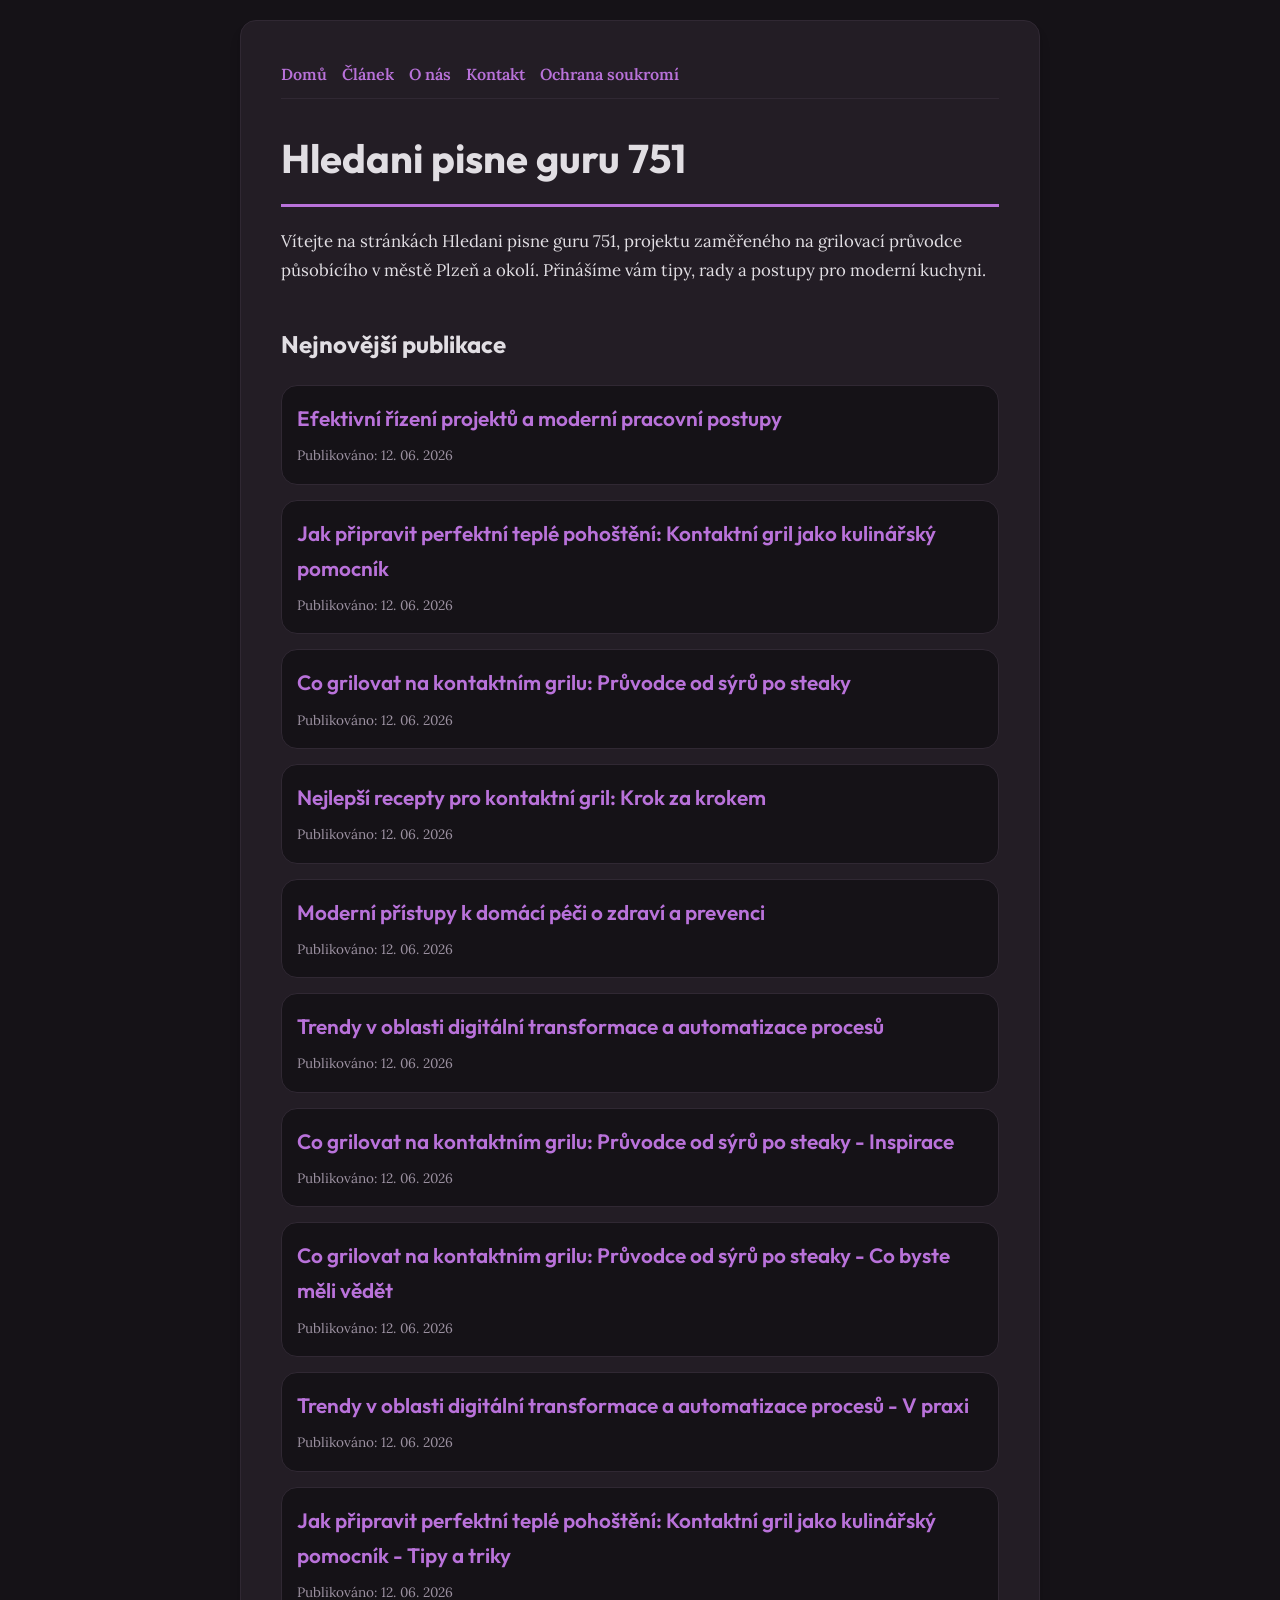
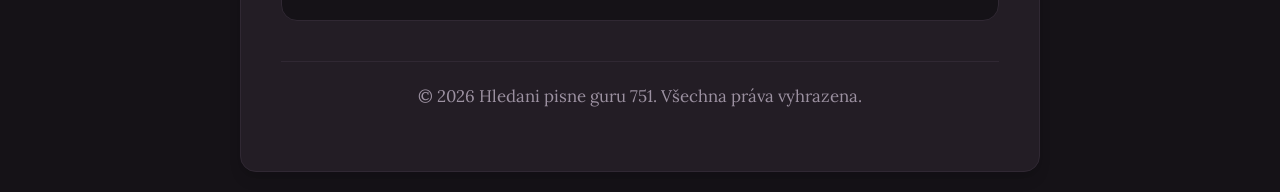
<file: index.html>
<!DOCTYPE html>
<html lang="cs">
<head>
    <meta charset="UTF-8">
    <meta name="viewport" content="width=device-width, initial-scale=1.0">
    <title>Hledani pisne guru 751 | Grilovací průvodce - Plzeň</title>
    <meta name="description" content="Vítejte na stránkách Hledani pisne guru 751, projektu zaměřeného na grilovací průvodce působícího v městě Plzeň a okolí. Přinášíme vám tipy, rady a postupy pro moderní kuchyni.">
    <meta name="geo.region" content="CZ" />
    <meta name="geo.placename" content="Plzeň" />
    <meta name="geo.position" content="49.7384;13.3736" />
    <meta name="ICBM" content="49.7384, 13.3736" />
    <link rel="stylesheet" href="style.css">
    <script type="application/ld+json">
{
  "@context": "https://schema.org",
  "@type": "LocalBusiness",
  "name": "Hledani pisne guru 751",
  "url": "https://hledani-pisne-guru-751.github.io",
  "telephone": "+420 377 555 321",
  "address": {
    "@type": "PostalAddress",
    "addressLocality": "Plzeň",
    "addressRegion": "Plzeňský",
    "postalCode": "301 00",
    "addressCountry": "CZ"
  },
  "geo": {
    "@type": "GeoCoordinates",
    "latitude": 49.7384,
    "longitude": 13.3736
  }
}
</script>
</head>
<body>
    
        <div class="container" style="max-width: 800px;">
            <nav style="display: flex; gap: 15px; margin-bottom: 25px; border-bottom: 1px solid var(--border-color); padding-bottom: 10px; overflow-x: auto; flex-wrap: wrap;">
            <a href="index.html">Domů</a>
            <a href="efektivni-rizeni-projektu-a-moderni-pracovni-postupy.html">Článek</a>
            <a href="about.html">O nás</a>
            <a href="contact.html">Kontakt</a>
            <a href="privacy.html">Ochrana soukromí</a>
        </nav>
            <h1>Hledani pisne guru 751</h1>
            <p>Vítejte na stránkách Hledani pisne guru 751, projektu zaměřeného na grilovací průvodce působícího v městě Plzeň a okolí. Přinášíme vám tipy, rady a postupy pro moderní kuchyni.</p>
            <h2 style="margin-top: 40px;">Nejnovější publikace</h2>
            <ul style="list-style-type: none; padding-left: 0;">
                <li style="background: var(--bg-color); padding: 15px; border-radius: var(--border-radius); border: 1px solid var(--border-color); margin-bottom: 15px;">
                <h3 style="margin-bottom: 5px; font-size: 1.3rem;"><a href="efektivni-rizeni-projektu-a-moderni-pracovni-postupy.html">Efektivní řízení projektů a moderní pracovní postupy</a></h3>
                <span style="font-size:0.85rem; color: var(--muted-text)">Publikováno: 12. 06. 2026</span>
            </li>
<li style="background: var(--bg-color); padding: 15px; border-radius: var(--border-radius); border: 1px solid var(--border-color); margin-bottom: 15px;">
                <h3 style="margin-bottom: 5px; font-size: 1.3rem;"><a href="jak-pripravit-perfektni-teple-pohosteni-kontaktni-gril-jako-kulinarsky-pomocnik.html">Jak připravit perfektní teplé pohoštění: Kontaktní gril jako kulinářský pomocník</a></h3>
                <span style="font-size:0.85rem; color: var(--muted-text)">Publikováno: 12. 06. 2026</span>
            </li>
<li style="background: var(--bg-color); padding: 15px; border-radius: var(--border-radius); border: 1px solid var(--border-color); margin-bottom: 15px;">
                <h3 style="margin-bottom: 5px; font-size: 1.3rem;"><a href="co-grilovat-na-kontaktnim-grilu-pruvodce-od-syru-po-steaky.html">Co grilovat na kontaktním grilu: Průvodce od sýrů po steaky</a></h3>
                <span style="font-size:0.85rem; color: var(--muted-text)">Publikováno: 12. 06. 2026</span>
            </li>
<li style="background: var(--bg-color); padding: 15px; border-radius: var(--border-radius); border: 1px solid var(--border-color); margin-bottom: 15px;">
                <h3 style="margin-bottom: 5px; font-size: 1.3rem;"><a href="nejlepsi-recepty-pro-kontaktni-gril-krok-za-krokem.html">Nejlepší recepty pro kontaktní gril: Krok za krokem</a></h3>
                <span style="font-size:0.85rem; color: var(--muted-text)">Publikováno: 12. 06. 2026</span>
            </li>
<li style="background: var(--bg-color); padding: 15px; border-radius: var(--border-radius); border: 1px solid var(--border-color); margin-bottom: 15px;">
                <h3 style="margin-bottom: 5px; font-size: 1.3rem;"><a href="moderni-pristupy-k-domaci-peci-o-zdravi-a-prevenci.html">Moderní přístupy k domácí péči o zdraví a prevenci</a></h3>
                <span style="font-size:0.85rem; color: var(--muted-text)">Publikováno: 12. 06. 2026</span>
            </li>
<li style="background: var(--bg-color); padding: 15px; border-radius: var(--border-radius); border: 1px solid var(--border-color); margin-bottom: 15px;">
                <h3 style="margin-bottom: 5px; font-size: 1.3rem;"><a href="trendy-v-oblasti-digitalni-transformace-a-automatizace-procesu.html">Trendy v oblasti digitální transformace a automatizace procesů</a></h3>
                <span style="font-size:0.85rem; color: var(--muted-text)">Publikováno: 12. 06. 2026</span>
            </li>
<li style="background: var(--bg-color); padding: 15px; border-radius: var(--border-radius); border: 1px solid var(--border-color); margin-bottom: 15px;">
                <h3 style="margin-bottom: 5px; font-size: 1.3rem;"><a href="co-grilovat-na-kontaktnim-grilu-pruvodce-od-syru-po-steaky-inspirace.html">Co grilovat na kontaktním grilu: Průvodce od sýrů po steaky - Inspirace</a></h3>
                <span style="font-size:0.85rem; color: var(--muted-text)">Publikováno: 12. 06. 2026</span>
            </li>
<li style="background: var(--bg-color); padding: 15px; border-radius: var(--border-radius); border: 1px solid var(--border-color); margin-bottom: 15px;">
                <h3 style="margin-bottom: 5px; font-size: 1.3rem;"><a href="co-grilovat-na-kontaktnim-grilu-pruvodce-od-syru-po-steaky-co-byste-meli-vedet.html">Co grilovat na kontaktním grilu: Průvodce od sýrů po steaky - Co byste měli vědět</a></h3>
                <span style="font-size:0.85rem; color: var(--muted-text)">Publikováno: 12. 06. 2026</span>
            </li>
<li style="background: var(--bg-color); padding: 15px; border-radius: var(--border-radius); border: 1px solid var(--border-color); margin-bottom: 15px;">
                <h3 style="margin-bottom: 5px; font-size: 1.3rem;"><a href="trendy-v-oblasti-digitalni-transformace-a-automatizace-procesu-v-praxi.html">Trendy v oblasti digitální transformace a automatizace procesů - V praxi</a></h3>
                <span style="font-size:0.85rem; color: var(--muted-text)">Publikováno: 12. 06. 2026</span>
            </li>
<li style="background: var(--bg-color); padding: 15px; border-radius: var(--border-radius); border: 1px solid var(--border-color); margin-bottom: 15px;">
                <h3 style="margin-bottom: 5px; font-size: 1.3rem;"><a href="jak-pripravit-perfektni-teple-pohosteni-kontaktni-gril-jako-kulinarsky-pomocnik-tipy-a-triky.html">Jak připravit perfektní teplé pohoštění: Kontaktní gril jako kulinářský pomocník - Tipy a triky</a></h3>
                <span style="font-size:0.85rem; color: var(--muted-text)">Publikováno: 12. 06. 2026</span>
            </li>

            </ul>
            <footer>
                <p>&copy; 2026 Hledani pisne guru 751. Všechna práva vyhrazena.</p>
            </footer>
        </div>
        
</body>
</html>
</file>
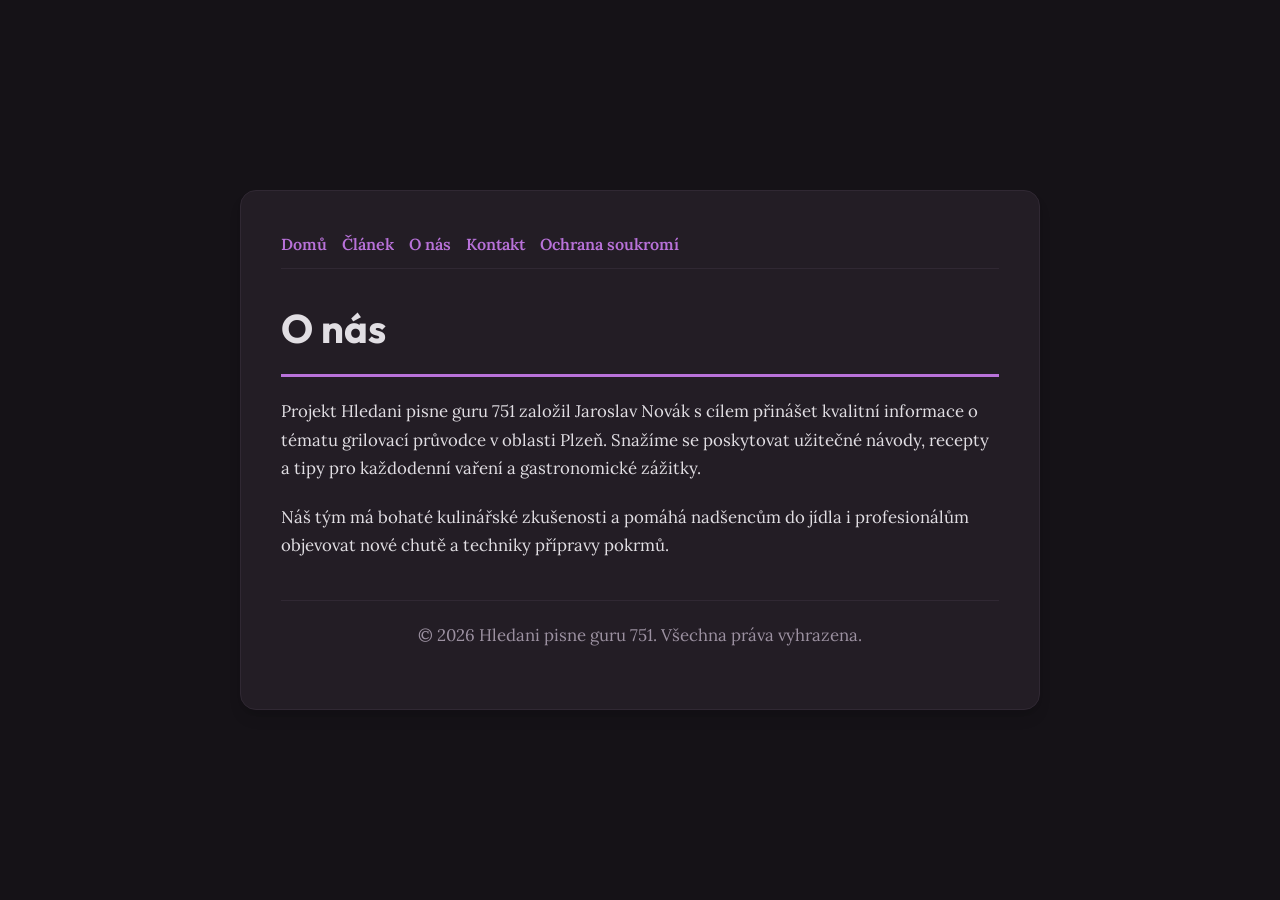
<file: about.html>
<!DOCTYPE html>
<html lang="cs">
<head>
    <meta charset="UTF-8">
    <meta name="viewport" content="width=device-width, initial-scale=1.0">
    <title>O nás | Hledani pisne guru 751</title>
    <meta name="description" content="Projekt Hledani pisne guru 751 založil Jaroslav Novák s cílem přinášet kvalitní informace o tématu grilovací průvodce v oblasti Plzeň. Snažíme se poskytovat užitečné návody, recepty a tipy pro každodenní vaření a gastronomické zážitky.">
    <meta name="geo.region" content="CZ" />
    <meta name="geo.placename" content="Plzeň" />
    <meta name="geo.position" content="49.7384;13.3736" />
    <meta name="ICBM" content="49.7384, 13.3736" />
    <link rel="stylesheet" href="style.css">
</head>
<body>
    
        <div class="container" style="max-width: 800px;">
            <nav style="display: flex; gap: 15px; margin-bottom: 25px; border-bottom: 1px solid var(--border-color); padding-bottom: 10px; overflow-x: auto; flex-wrap: wrap;">
            <a href="index.html">Domů</a>
            <a href="efektivni-rizeni-projektu-a-moderni-pracovni-postupy.html">Článek</a>
            <a href="about.html">O nás</a>
            <a href="contact.html">Kontakt</a>
            <a href="privacy.html">Ochrana soukromí</a>
        </nav>
            <h1>O nás</h1>
            <p>Projekt Hledani pisne guru 751 založil Jaroslav Novák s cílem přinášet kvalitní informace o tématu grilovací průvodce v oblasti Plzeň. Snažíme se poskytovat užitečné návody, recepty a tipy pro každodenní vaření a gastronomické zážitky.</p>
            <p>Náš tým má bohaté kulinářské zkušenosti a pomáhá nadšencům do jídla i profesionálům objevovat nové chutě a techniky přípravy pokrmů.</p>
            <footer>
                <p>&copy; 2026 Hledani pisne guru 751. Všechna práva vyhrazena.</p>
            </footer>
        </div>
        
</body>
</html>
</file>
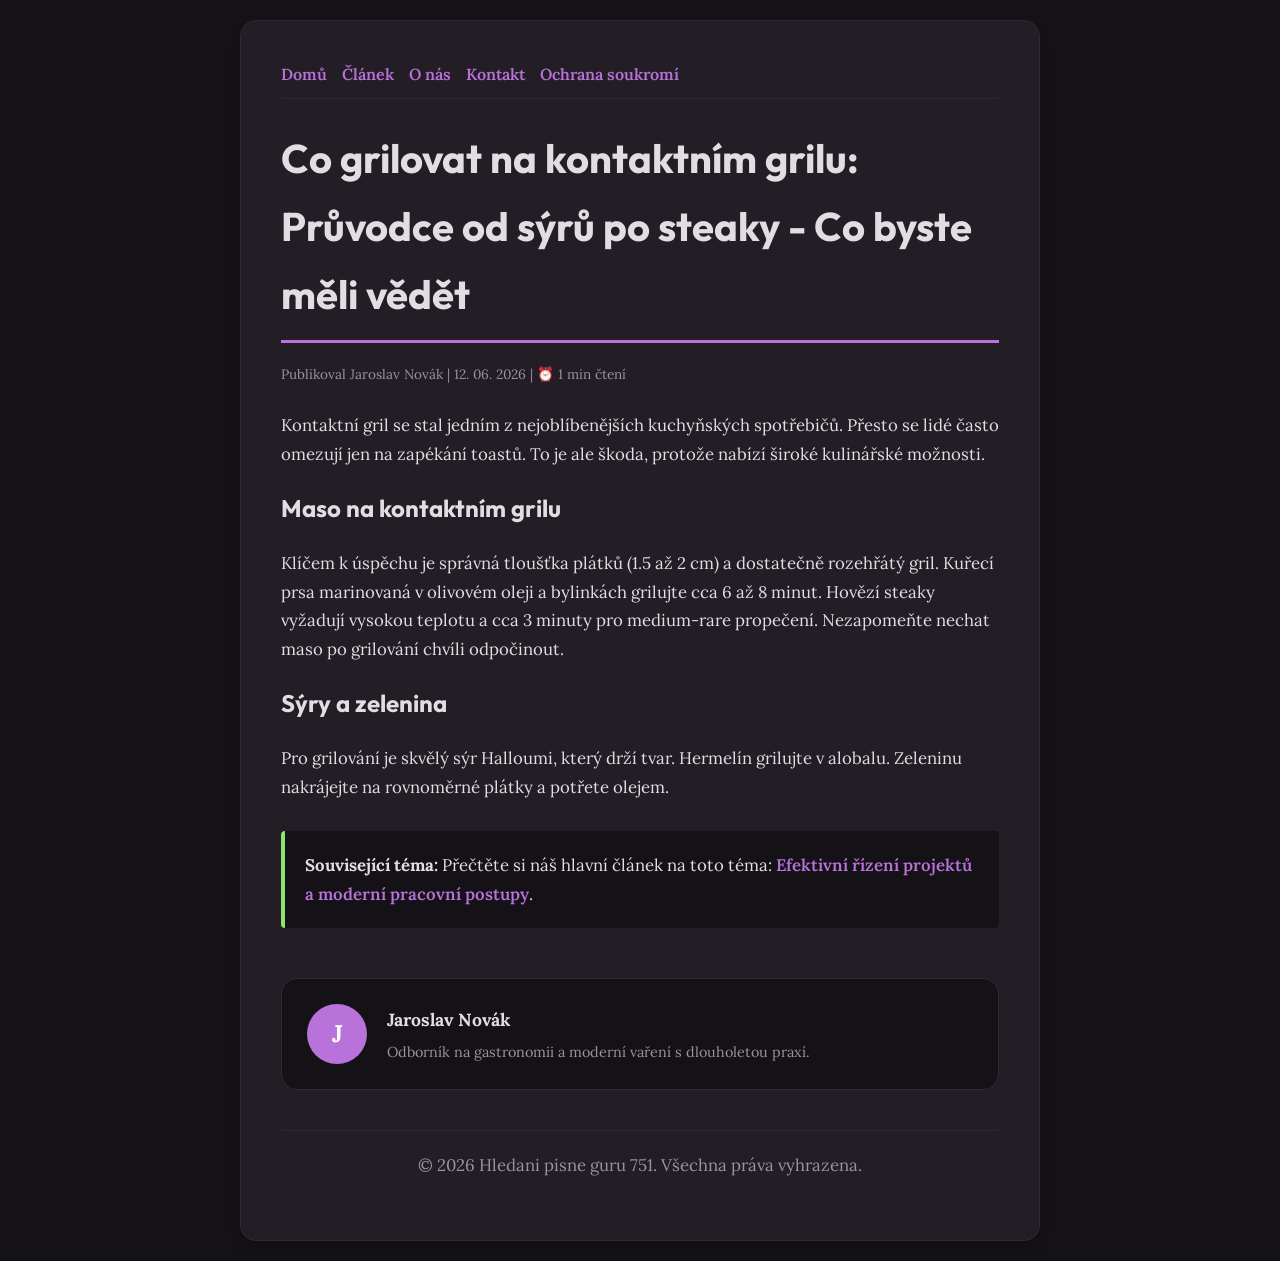
<file: co-grilovat-na-kontaktnim-grilu-pruvodce-od-syru-po-steaky-co-byste-meli-vedet.html>
<!DOCTYPE html>
<html lang="cs">
<head>
    <meta charset="UTF-8">
    <meta name="viewport" content="width=device-width, initial-scale=1.0">
    <title>Co grilovat na kontaktním grilu: Průvodce od sýrů po steaky - Co byste měli vědět - Hledani pisne guru 751</title>
    <meta name="description" content="Co grilovat na kontaktním grilu: Průvodce od sýrů po steaky - Co byste měli vědět">
    <meta name="geo.region" content="CZ" />
    <meta name="geo.placename" content="Plzeň" />
    <meta name="geo.position" content="49.7384;13.3736" />
    <meta name="ICBM" content="49.7384, 13.3736" />
    <link rel="stylesheet" href="style.css">
</head>
<body>
    
            <div class="container" style="max-width: 800px;">
                <nav style="display: flex; gap: 15px; margin-bottom: 25px; border-bottom: 1px solid var(--border-color); padding-bottom: 10px; overflow-x: auto; flex-wrap: wrap;">
            <a href="index.html">Domů</a>
            <a href="efektivni-rizeni-projektu-a-moderni-pracovni-postupy.html">Článek</a>
            <a href="about.html">O nás</a>
            <a href="contact.html">Kontakt</a>
            <a href="privacy.html">Ochrana soukromí</a>
        </nav>
                <h1>Co grilovat na kontaktním grilu: Průvodce od sýrů po steaky - Co byste měli vědět</h1>
                <div style="font-size:0.85rem; color: var(--muted-text); margin-bottom: 25px;">
                    Publikoval Jaroslav Novák | 12. 06. 2026 | ⏰ 1 min čtení
                </div>
                <article style="margin-top: 20px;">
                    <p>Kontaktní gril se stal jedním z nejoblíbenějších kuchyňských spotřebičů. Přesto se lidé často omezují jen na zapékání toastů. To je ale škoda, protože nabízí široké kulinářské možnosti.</p>
<h2>Maso na kontaktním grilu</h2>
<p>Klíčem k úspěchu je správná tloušťka plátků (1.5 až 2 cm) a dostatečně rozehřátý gril. Kuřecí prsa marinovaná v olivovém oleji a bylinkách grilujte cca 6 až 8 minut. Hovězí steaky vyžadují vysokou teplotu a cca 3 minuty pro medium-rare propečení. Nezapomeňte nechat maso po grilování chvíli odpočinout.</p>
<h2>Sýry a zelenina</h2>
<p>Pro grilování je skvělý sýr Halloumi, který drží tvar. Hermelín grilujte v alobalu. Zeleninu nakrájejte na rovnoměrné plátky a potřete olejem.</p>
                    <div class="link-resource" style="margin-top: 30px; padding: 20px; border-left: 4px solid var(--accent-color); background: var(--bg-color); border-radius: 4px;"><p style="margin: 0;"><strong>Související téma:</strong> Přečtěte si náš hlavní článek na toto téma: <a href="efektivni-rizeni-projektu-a-moderni-pracovni-postupy.html">Efektivní řízení projektů a moderní pracovní postupy</a>.</p></div>
                </article>
                
            <div class="author-box" style="margin-top: 50px; padding: 25px; background: var(--bg-color); border: 1px solid var(--border-color); border-radius: var(--border-radius); display: flex; gap: 20px; align-items: center;">
                <div style="width: 60px; height: 60px; border-radius: 50%; background: var(--primary-color); display: flex; align-items: center; justify-content: center; color: white; font-weight: bold; font-size: 1.5rem;">J</div>
                <div>
                    <h4 style="margin-bottom: 5px; font-weight: bold; font-size: 1.1rem;">Jaroslav Novák</h4>
                    <p style="margin: 0; font-size: 0.9rem; color: var(--muted-text);">Odborník na gastronomii a moderní vaření s dlouholetou praxí.</p>
                </div>
            </div>
            
                <footer>
                    <p>&copy; 2026 Hledani pisne guru 751. Všechna práva vyhrazena.</p>
                </footer>
            </div>
            
</body>
</html>
</file>
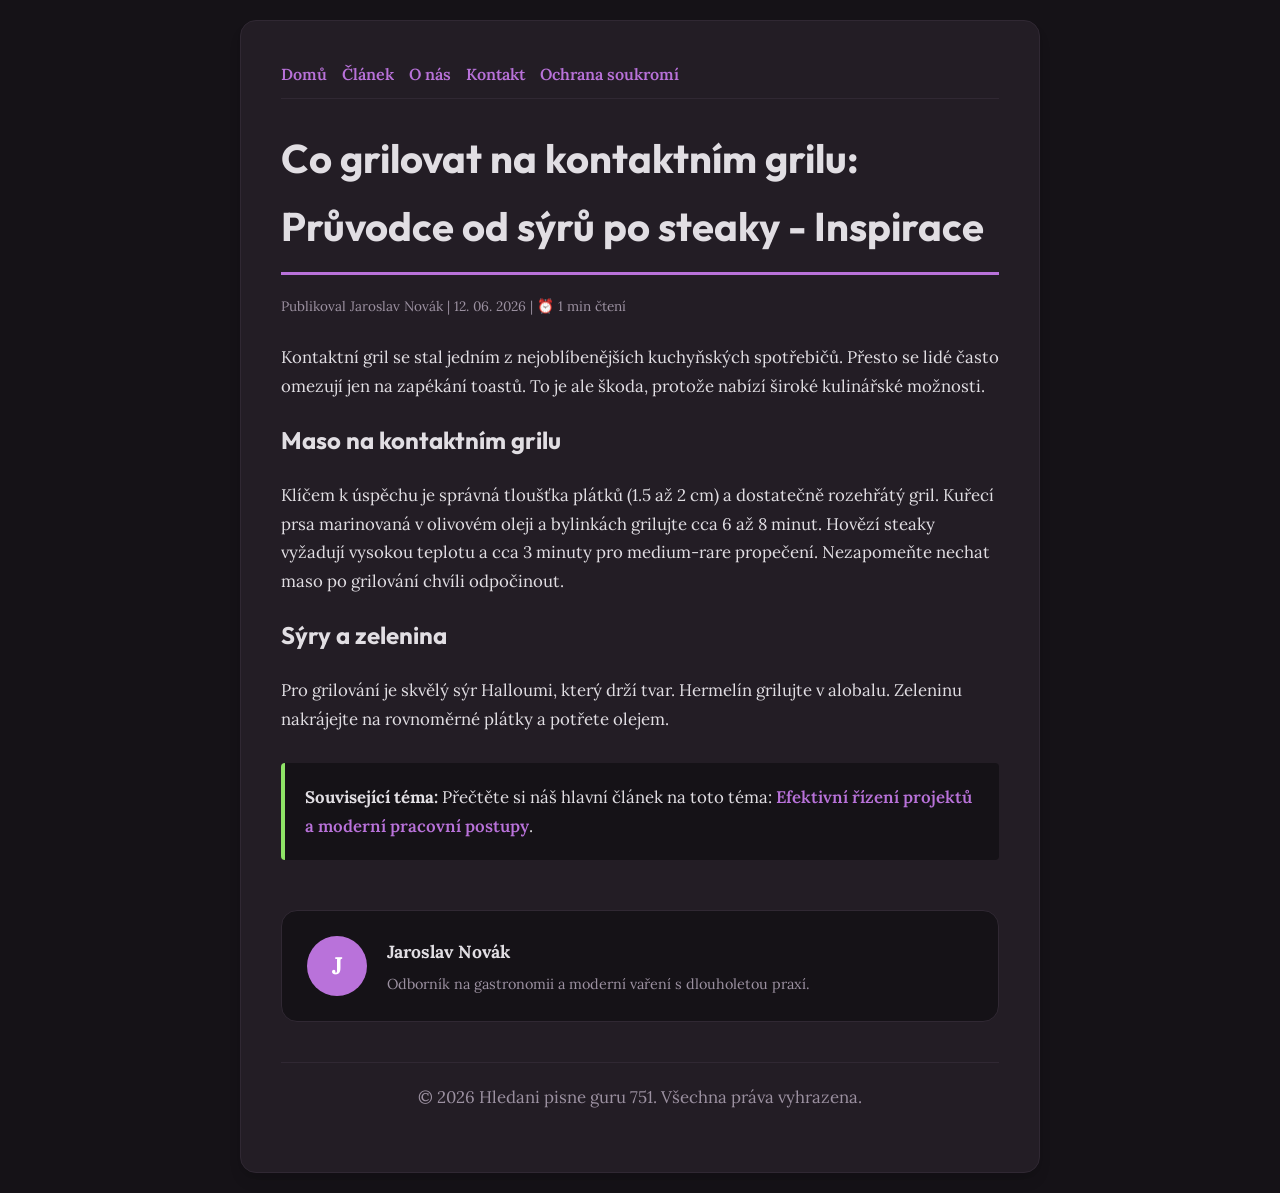
<file: co-grilovat-na-kontaktnim-grilu-pruvodce-od-syru-po-steaky-inspirace.html>
<!DOCTYPE html>
<html lang="cs">
<head>
    <meta charset="UTF-8">
    <meta name="viewport" content="width=device-width, initial-scale=1.0">
    <title>Co grilovat na kontaktním grilu: Průvodce od sýrů po steaky - Inspirace - Hledani pisne guru 751</title>
    <meta name="description" content="Co grilovat na kontaktním grilu: Průvodce od sýrů po steaky - Inspirace">
    <meta name="geo.region" content="CZ" />
    <meta name="geo.placename" content="Plzeň" />
    <meta name="geo.position" content="49.7384;13.3736" />
    <meta name="ICBM" content="49.7384, 13.3736" />
    <link rel="stylesheet" href="style.css">
</head>
<body>
    
            <div class="container" style="max-width: 800px;">
                <nav style="display: flex; gap: 15px; margin-bottom: 25px; border-bottom: 1px solid var(--border-color); padding-bottom: 10px; overflow-x: auto; flex-wrap: wrap;">
            <a href="index.html">Domů</a>
            <a href="efektivni-rizeni-projektu-a-moderni-pracovni-postupy.html">Článek</a>
            <a href="about.html">O nás</a>
            <a href="contact.html">Kontakt</a>
            <a href="privacy.html">Ochrana soukromí</a>
        </nav>
                <h1>Co grilovat na kontaktním grilu: Průvodce od sýrů po steaky - Inspirace</h1>
                <div style="font-size:0.85rem; color: var(--muted-text); margin-bottom: 25px;">
                    Publikoval Jaroslav Novák | 12. 06. 2026 | ⏰ 1 min čtení
                </div>
                <article style="margin-top: 20px;">
                    <p>Kontaktní gril se stal jedním z nejoblíbenějších kuchyňských spotřebičů. Přesto se lidé často omezují jen na zapékání toastů. To je ale škoda, protože nabízí široké kulinářské možnosti.</p>
<h2>Maso na kontaktním grilu</h2>
<p>Klíčem k úspěchu je správná tloušťka plátků (1.5 až 2 cm) a dostatečně rozehřátý gril. Kuřecí prsa marinovaná v olivovém oleji a bylinkách grilujte cca 6 až 8 minut. Hovězí steaky vyžadují vysokou teplotu a cca 3 minuty pro medium-rare propečení. Nezapomeňte nechat maso po grilování chvíli odpočinout.</p>
<h2>Sýry a zelenina</h2>
<p>Pro grilování je skvělý sýr Halloumi, který drží tvar. Hermelín grilujte v alobalu. Zeleninu nakrájejte na rovnoměrné plátky a potřete olejem.</p>
                    <div class="link-resource" style="margin-top: 30px; padding: 20px; border-left: 4px solid var(--accent-color); background: var(--bg-color); border-radius: 4px;"><p style="margin: 0;"><strong>Související téma:</strong> Přečtěte si náš hlavní článek na toto téma: <a href="efektivni-rizeni-projektu-a-moderni-pracovni-postupy.html">Efektivní řízení projektů a moderní pracovní postupy</a>.</p></div>
                </article>
                
            <div class="author-box" style="margin-top: 50px; padding: 25px; background: var(--bg-color); border: 1px solid var(--border-color); border-radius: var(--border-radius); display: flex; gap: 20px; align-items: center;">
                <div style="width: 60px; height: 60px; border-radius: 50%; background: var(--primary-color); display: flex; align-items: center; justify-content: center; color: white; font-weight: bold; font-size: 1.5rem;">J</div>
                <div>
                    <h4 style="margin-bottom: 5px; font-weight: bold; font-size: 1.1rem;">Jaroslav Novák</h4>
                    <p style="margin: 0; font-size: 0.9rem; color: var(--muted-text);">Odborník na gastronomii a moderní vaření s dlouholetou praxí.</p>
                </div>
            </div>
            
                <footer>
                    <p>&copy; 2026 Hledani pisne guru 751. Všechna práva vyhrazena.</p>
                </footer>
            </div>
            
</body>
</html>
</file>
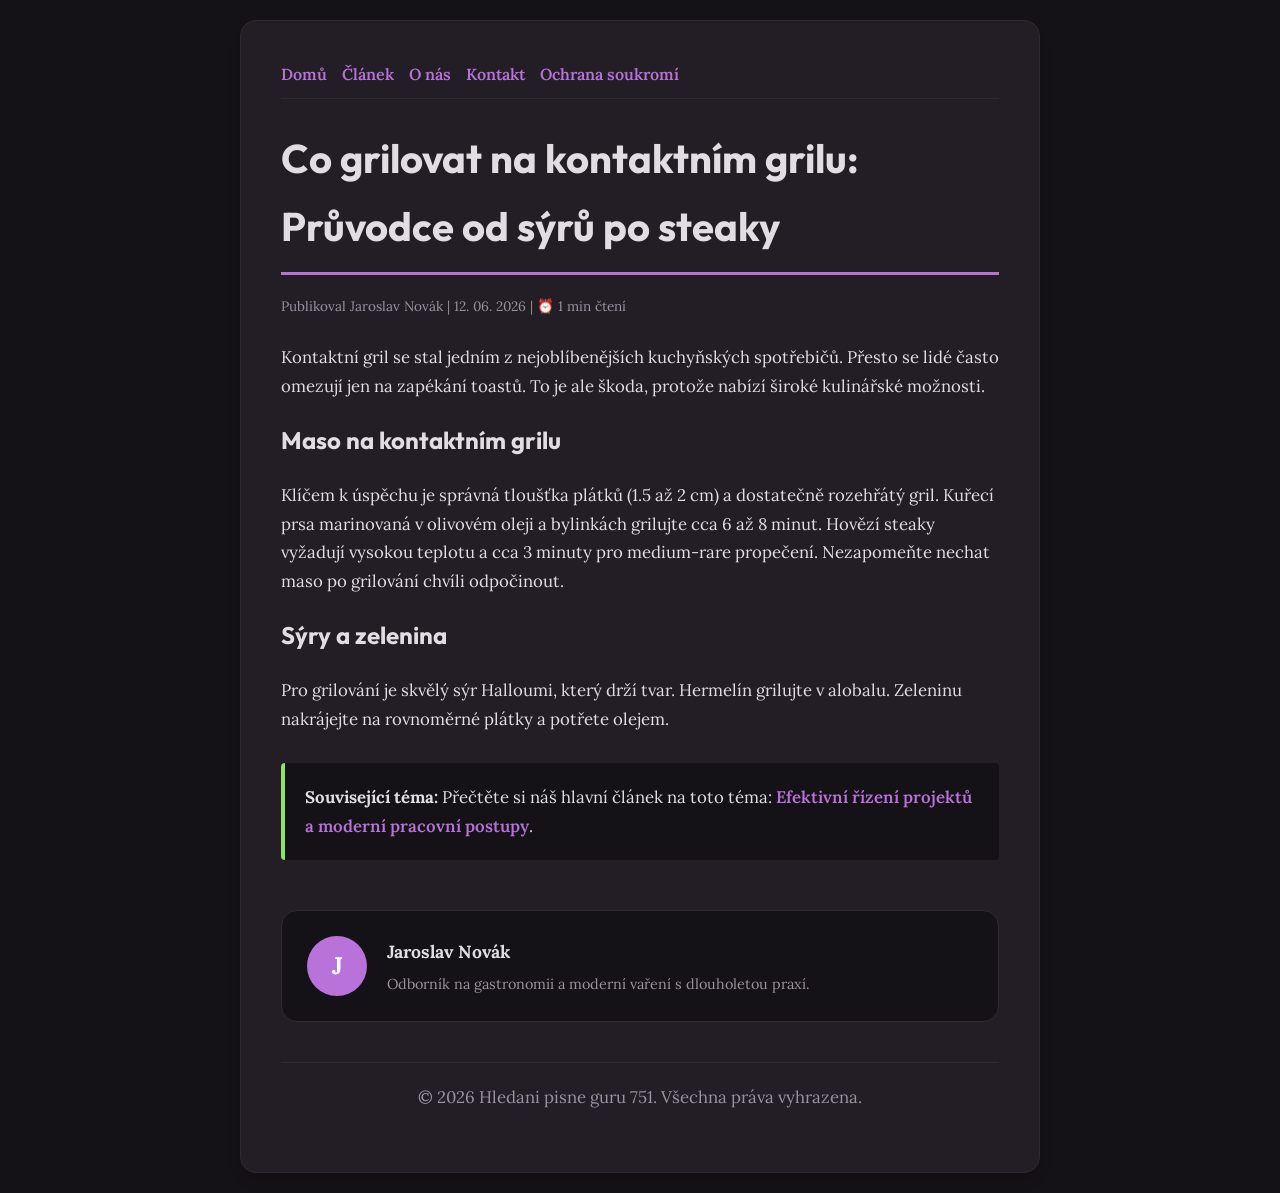
<file: co-grilovat-na-kontaktnim-grilu-pruvodce-od-syru-po-steaky.html>
<!DOCTYPE html>
<html lang="cs">
<head>
    <meta charset="UTF-8">
    <meta name="viewport" content="width=device-width, initial-scale=1.0">
    <title>Co grilovat na kontaktním grilu: Průvodce od sýrů po steaky - Hledani pisne guru 751</title>
    <meta name="description" content="Co grilovat na kontaktním grilu: Průvodce od sýrů po steaky">
    <meta name="geo.region" content="CZ" />
    <meta name="geo.placename" content="Plzeň" />
    <meta name="geo.position" content="49.7384;13.3736" />
    <meta name="ICBM" content="49.7384, 13.3736" />
    <link rel="stylesheet" href="style.css">
</head>
<body>
    
            <div class="container" style="max-width: 800px;">
                <nav style="display: flex; gap: 15px; margin-bottom: 25px; border-bottom: 1px solid var(--border-color); padding-bottom: 10px; overflow-x: auto; flex-wrap: wrap;">
            <a href="index.html">Domů</a>
            <a href="efektivni-rizeni-projektu-a-moderni-pracovni-postupy.html">Článek</a>
            <a href="about.html">O nás</a>
            <a href="contact.html">Kontakt</a>
            <a href="privacy.html">Ochrana soukromí</a>
        </nav>
                <h1>Co grilovat na kontaktním grilu: Průvodce od sýrů po steaky</h1>
                <div style="font-size:0.85rem; color: var(--muted-text); margin-bottom: 25px;">
                    Publikoval Jaroslav Novák | 12. 06. 2026 | ⏰ 1 min čtení
                </div>
                <article style="margin-top: 20px;">
                    <p>Kontaktní gril se stal jedním z nejoblíbenějších kuchyňských spotřebičů. Přesto se lidé často omezují jen na zapékání toastů. To je ale škoda, protože nabízí široké kulinářské možnosti.</p>
<h2>Maso na kontaktním grilu</h2>
<p>Klíčem k úspěchu je správná tloušťka plátků (1.5 až 2 cm) a dostatečně rozehřátý gril. Kuřecí prsa marinovaná v olivovém oleji a bylinkách grilujte cca 6 až 8 minut. Hovězí steaky vyžadují vysokou teplotu a cca 3 minuty pro medium-rare propečení. Nezapomeňte nechat maso po grilování chvíli odpočinout.</p>
<h2>Sýry a zelenina</h2>
<p>Pro grilování je skvělý sýr Halloumi, který drží tvar. Hermelín grilujte v alobalu. Zeleninu nakrájejte na rovnoměrné plátky a potřete olejem.</p>
                    <div class="link-resource" style="margin-top: 30px; padding: 20px; border-left: 4px solid var(--accent-color); background: var(--bg-color); border-radius: 4px;"><p style="margin: 0;"><strong>Související téma:</strong> Přečtěte si náš hlavní článek na toto téma: <a href="efektivni-rizeni-projektu-a-moderni-pracovni-postupy.html">Efektivní řízení projektů a moderní pracovní postupy</a>.</p></div>
                </article>
                
            <div class="author-box" style="margin-top: 50px; padding: 25px; background: var(--bg-color); border: 1px solid var(--border-color); border-radius: var(--border-radius); display: flex; gap: 20px; align-items: center;">
                <div style="width: 60px; height: 60px; border-radius: 50%; background: var(--primary-color); display: flex; align-items: center; justify-content: center; color: white; font-weight: bold; font-size: 1.5rem;">J</div>
                <div>
                    <h4 style="margin-bottom: 5px; font-weight: bold; font-size: 1.1rem;">Jaroslav Novák</h4>
                    <p style="margin: 0; font-size: 0.9rem; color: var(--muted-text);">Odborník na gastronomii a moderní vaření s dlouholetou praxí.</p>
                </div>
            </div>
            
                <footer>
                    <p>&copy; 2026 Hledani pisne guru 751. Všechna práva vyhrazena.</p>
                </footer>
            </div>
            
</body>
</html>
</file>
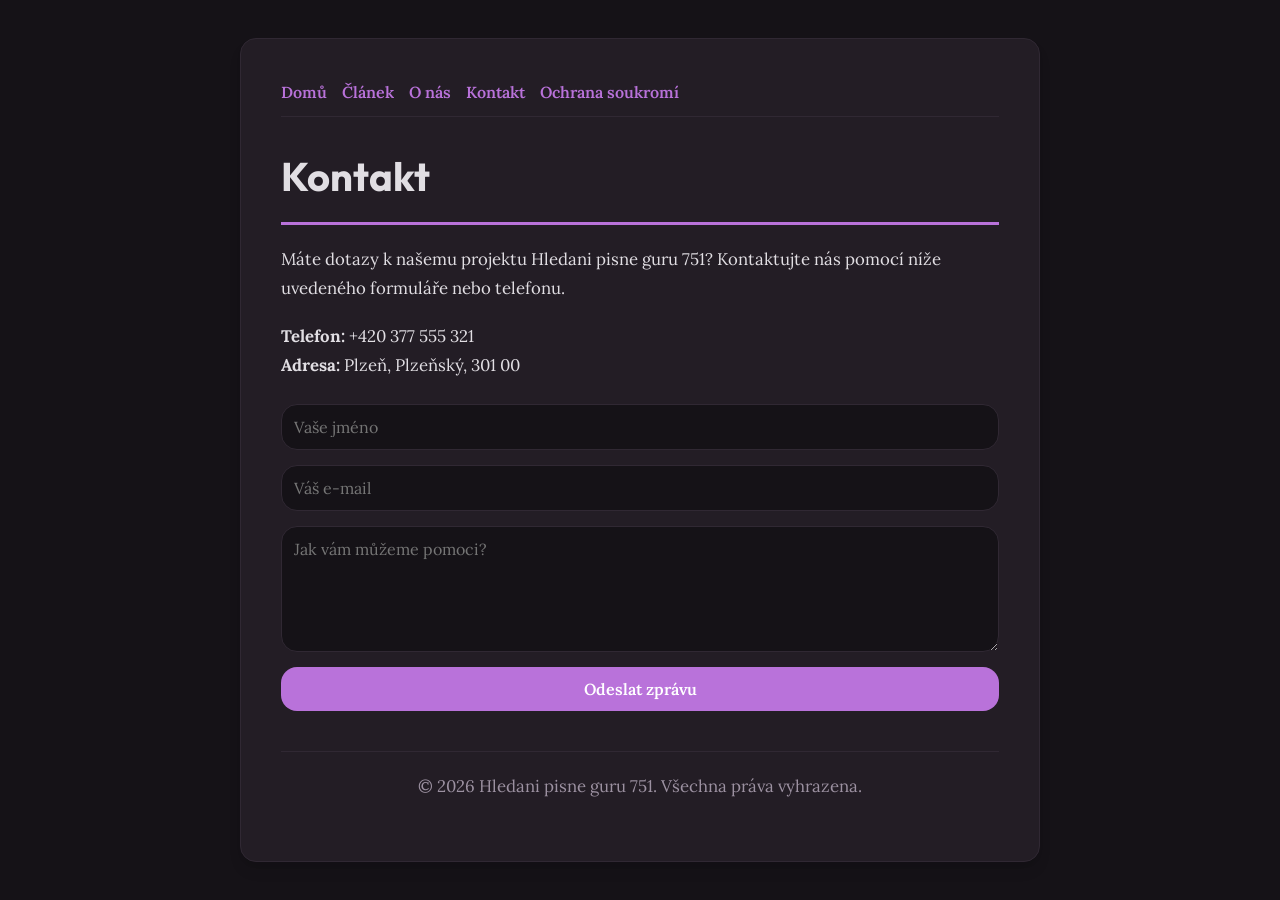
<file: contact.html>
<!DOCTYPE html>
<html lang="cs">
<head>
    <meta charset="UTF-8">
    <meta name="viewport" content="width=device-width, initial-scale=1.0">
    <title>Kontakt | Hledani pisne guru 751</title>
    <meta name="description" content="Máte dotazy k našemu projektu Hledani pisne guru 751? Kontaktujte nás pomocí níže uvedeného formuláře nebo telefonu.">
    <meta name="geo.region" content="CZ" />
    <meta name="geo.placename" content="Plzeň" />
    <meta name="geo.position" content="49.7384;13.3736" />
    <meta name="ICBM" content="49.7384, 13.3736" />
    <link rel="stylesheet" href="style.css">
</head>
<body>
    
        <div class="container" style="max-width: 800px;">
            <nav style="display: flex; gap: 15px; margin-bottom: 25px; border-bottom: 1px solid var(--border-color); padding-bottom: 10px; overflow-x: auto; flex-wrap: wrap;">
            <a href="index.html">Domů</a>
            <a href="efektivni-rizeni-projektu-a-moderni-pracovni-postupy.html">Článek</a>
            <a href="about.html">O nás</a>
            <a href="contact.html">Kontakt</a>
            <a href="privacy.html">Ochrana soukromí</a>
        </nav>
            <h1>Kontakt</h1>
            <p>Máte dotazy k našemu projektu Hledani pisne guru 751? Kontaktujte nás pomocí níže uvedeného formuláře nebo telefonu.</p>
            <p><strong>Telefon:</strong> +420 377 555 321<br><strong>Adresa:</strong> Plzeň, Plzeňský, 301 00</p>
            <form action="https://formspree.io/f/placeholder" method="POST">
                <input type="text" name="name" placeholder="Vaše jméno" required>
                <input type="email" name="email" placeholder="Váš e-mail" required>
                <textarea name="message" placeholder="Jak vám můžeme pomoci?" rows="5" required></textarea>
                <button type="submit">Odeslat zprávu</button>
            </form>
            <footer>
                <p>&copy; 2026 Hledani pisne guru 751. Všechna práva vyhrazena.</p>
            </footer>
        </div>
        
</body>
</html>
</file>
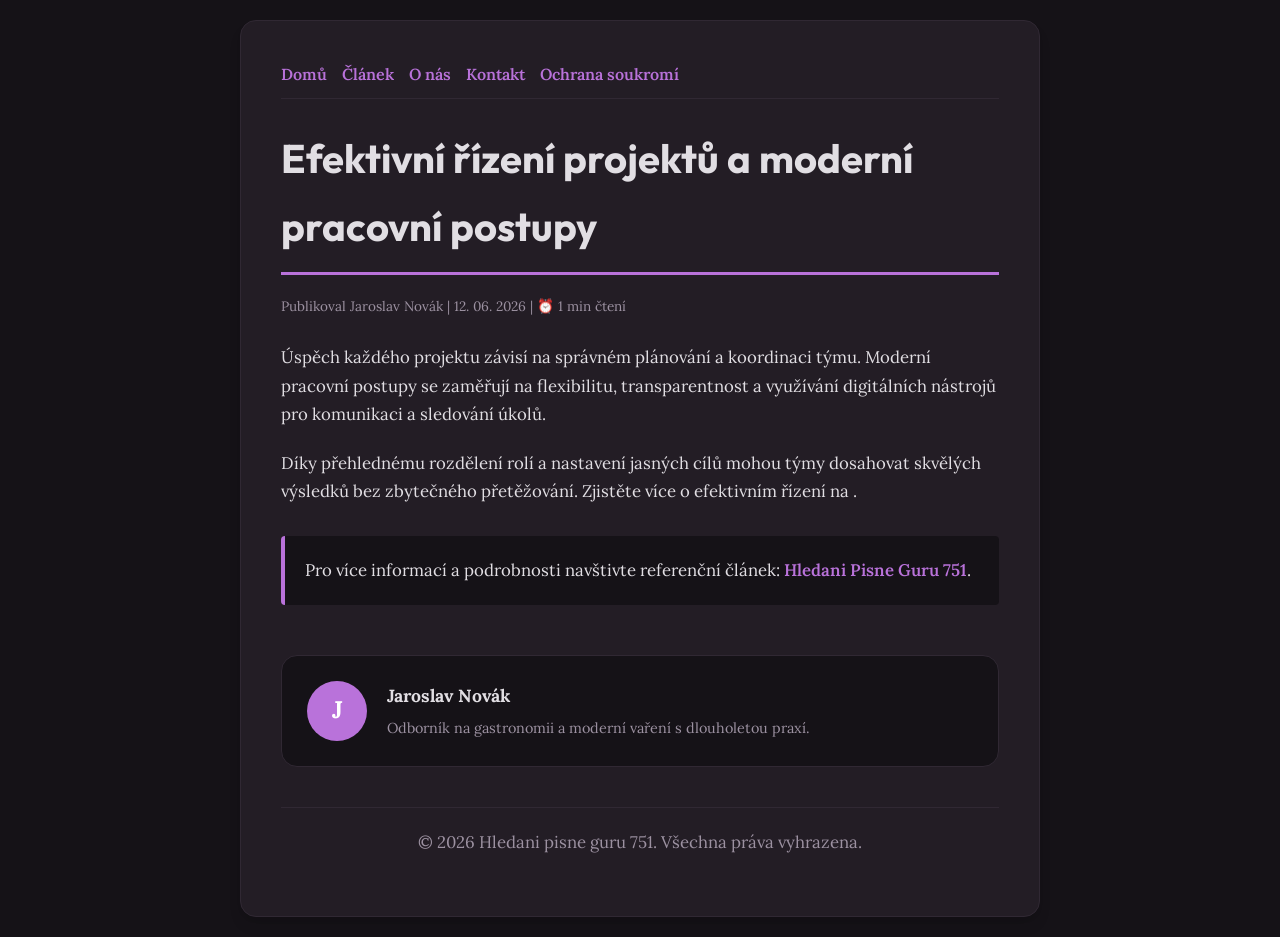
<file: efektivni-rizeni-projektu-a-moderni-pracovni-postupy.html>
<!DOCTYPE html>
<html lang="cs">
<head>
    <meta charset="UTF-8">
    <meta name="viewport" content="width=device-width, initial-scale=1.0">
    <title>Efektivní řízení projektů a moderní pracovní postupy - Hledani pisne guru 751</title>
    <meta name="description" content="Efektivní řízení projektů a moderní pracovní postupy">
    <meta name="geo.region" content="CZ" />
    <meta name="geo.placename" content="Plzeň" />
    <meta name="geo.position" content="49.7384;13.3736" />
    <meta name="ICBM" content="49.7384, 13.3736" />
    <link rel="stylesheet" href="style.css">
</head>
<body>
    
            <div class="container" style="max-width: 800px;">
                <nav style="display: flex; gap: 15px; margin-bottom: 25px; border-bottom: 1px solid var(--border-color); padding-bottom: 10px; overflow-x: auto; flex-wrap: wrap;">
            <a href="index.html">Domů</a>
            <a href="efektivni-rizeni-projektu-a-moderni-pracovni-postupy.html">Článek</a>
            <a href="about.html">O nás</a>
            <a href="contact.html">Kontakt</a>
            <a href="privacy.html">Ochrana soukromí</a>
        </nav>
                <h1>Efektivní řízení projektů a moderní pracovní postupy</h1>
                <div style="font-size:0.85rem; color: var(--muted-text); margin-bottom: 25px;">
                    Publikoval Jaroslav Novák | 12. 06. 2026 | ⏰ 1 min čtení
                </div>
                <article style="margin-top: 20px;">
                    <p>Úspěch každého projektu závisí na správném plánování a koordinaci týmu. Moderní pracovní postupy se zaměřují na flexibilitu, transparentnost a využívání digitálních nástrojů pro komunikaci a sledování úkolů.</p>
<p>Díky přehlednému rozdělení rolí a nastavení jasných cílů mohou týmy dosahovat skvělých výsledků bez zbytečného přetěžování. Zjistěte více o efektivním řízení na .</p>
                    <div class="link-resource" style="margin-top: 30px; padding: 20px; border-left: 4px solid var(--primary-color); background: var(--bg-color); border-radius: 4px;"><p style="margin: 0;">Pro více informací a podrobnosti navštivte referenční článek: <strong><a href="https://jaksedostatdomedii.cz/nastroje/hledani-pisne-podle-casti-textu/">Hledani Pisne Guru 751</a></strong>.</p></div>
                </article>
                
            <div class="author-box" style="margin-top: 50px; padding: 25px; background: var(--bg-color); border: 1px solid var(--border-color); border-radius: var(--border-radius); display: flex; gap: 20px; align-items: center;">
                <div style="width: 60px; height: 60px; border-radius: 50%; background: var(--primary-color); display: flex; align-items: center; justify-content: center; color: white; font-weight: bold; font-size: 1.5rem;">J</div>
                <div>
                    <h4 style="margin-bottom: 5px; font-weight: bold; font-size: 1.1rem;">Jaroslav Novák</h4>
                    <p style="margin: 0; font-size: 0.9rem; color: var(--muted-text);">Odborník na gastronomii a moderní vaření s dlouholetou praxí.</p>
                </div>
            </div>
            
                <footer>
                    <p>&copy; 2026 Hledani pisne guru 751. Všechna práva vyhrazena.</p>
                </footer>
            </div>
            
</body>
</html>
</file>
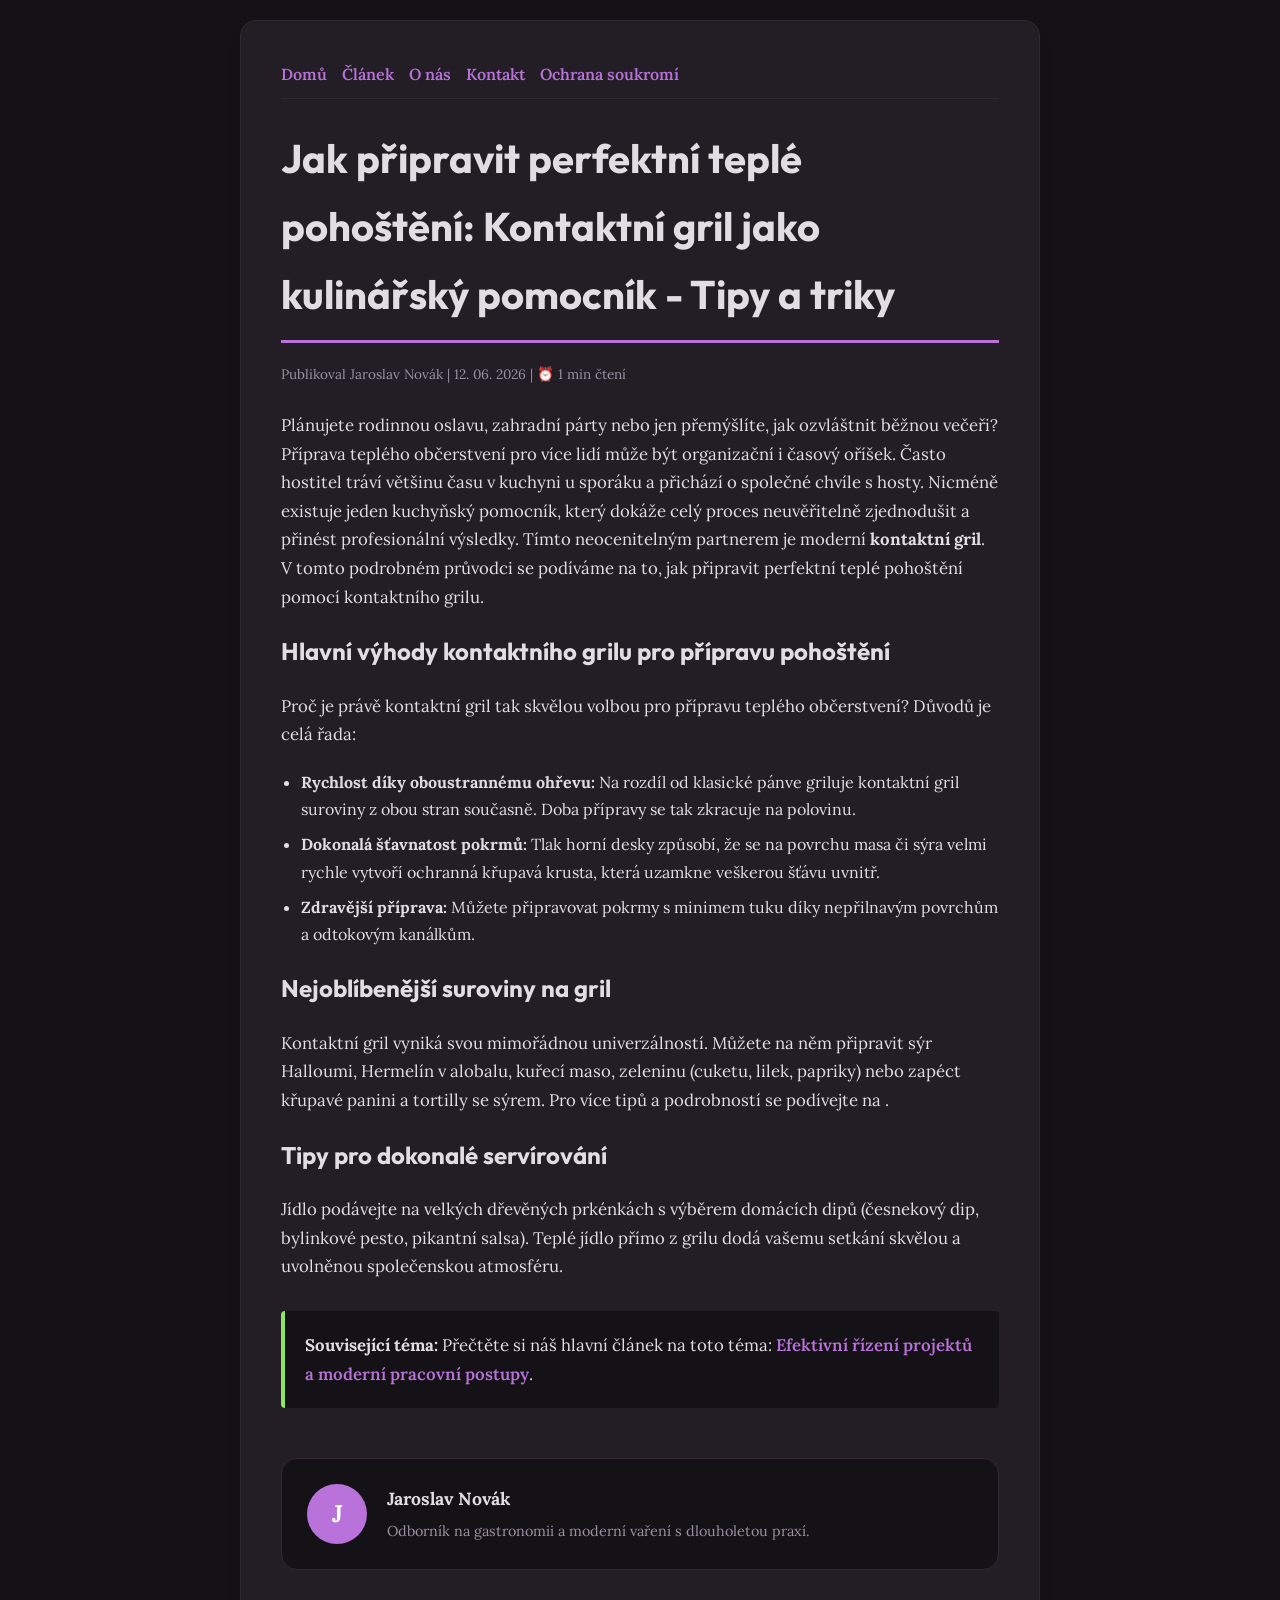
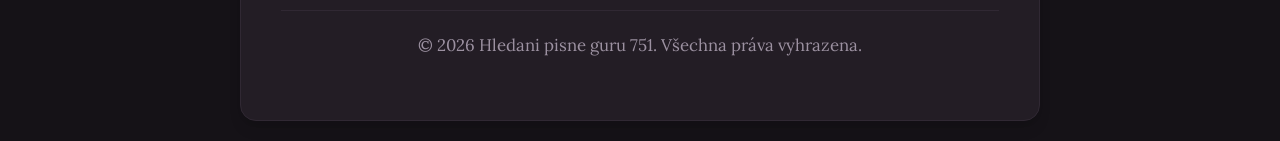
<file: jak-pripravit-perfektni-teple-pohosteni-kontaktni-gril-jako-kulinarsky-pomocnik-tipy-a-triky.html>
<!DOCTYPE html>
<html lang="cs">
<head>
    <meta charset="UTF-8">
    <meta name="viewport" content="width=device-width, initial-scale=1.0">
    <title>Jak připravit perfektní teplé pohoštění: Kontaktní gril jako kulinářský pomocník - Tipy a triky - Hledani pisne guru 751</title>
    <meta name="description" content="Jak připravit perfektní teplé pohoštění: Kontaktní gril jako kulinářský pomocník - Tipy a triky">
    <meta name="geo.region" content="CZ" />
    <meta name="geo.placename" content="Plzeň" />
    <meta name="geo.position" content="49.7384;13.3736" />
    <meta name="ICBM" content="49.7384, 13.3736" />
    <link rel="stylesheet" href="style.css">
</head>
<body>
    
            <div class="container" style="max-width: 800px;">
                <nav style="display: flex; gap: 15px; margin-bottom: 25px; border-bottom: 1px solid var(--border-color); padding-bottom: 10px; overflow-x: auto; flex-wrap: wrap;">
            <a href="index.html">Domů</a>
            <a href="efektivni-rizeni-projektu-a-moderni-pracovni-postupy.html">Článek</a>
            <a href="about.html">O nás</a>
            <a href="contact.html">Kontakt</a>
            <a href="privacy.html">Ochrana soukromí</a>
        </nav>
                <h1>Jak připravit perfektní teplé pohoštění: Kontaktní gril jako kulinářský pomocník - Tipy a triky</h1>
                <div style="font-size:0.85rem; color: var(--muted-text); margin-bottom: 25px;">
                    Publikoval Jaroslav Novák | 12. 06. 2026 | ⏰ 1 min čtení
                </div>
                <article style="margin-top: 20px;">
                    <p>Plánujete rodinnou oslavu, zahradní párty nebo jen přemýšlíte, jak ozvláštnit běžnou večeři? Příprava teplého občerstvení pro více lidí může být organizační i časový oříšek. Často hostitel tráví většinu času v kuchyni u sporáku a přichází o společné chvíle s hosty. Nicméně existuje jeden kuchyňský pomocník, který dokáže celý proces neuvěřitelně zjednodušit a přinést profesionální výsledky. Tímto neocenitelným partnerem je moderní <strong>kontaktní gril</strong>. V tomto podrobném průvodci se podíváme na to, jak připravit perfektní teplé pohoštění pomocí kontaktního grilu.</p>
<h2>Hlavní výhody kontaktního grilu pro přípravu pohoštění</h2>
<p>Proč je právě kontaktní gril tak skvělou volbou pro přípravu teplého občerstvení? Důvodů je celá řada:</p>
<ul>
    <li><strong>Rychlost díky oboustrannému ohřevu:</strong> Na rozdíl od klasické pánve griluje kontaktní gril suroviny z obou stran současně. Doba přípravy se tak zkracuje na polovinu.</li>
    <li><strong>Dokonalá šťavnatost pokrmů:</strong> Tlak horní desky způsobí, že se na povrchu masa či sýra velmi rychle vytvoří ochranná křupavá krusta, která uzamkne veškerou šťávu uvnitř.</li>
    <li><strong>Zdravější příprava:</strong> Můžete připravovat pokrmy s minimem tuku díky nepřilnavým povrchům a odtokovým kanálkům.</li>
</ul>
<h2>Nejoblíbenější suroviny na gril</h2>
<p>Kontaktní gril vyniká svou mimořádnou univerzálností. Můžete na něm připravit sýr Halloumi, Hermelín v alobalu, kuřecí maso, zeleninu (cuketu, lilek, papriky) nebo zapéct křupavé panini a tortilly se sýrem. Pro více tipů a podrobností se podívejte na .</p>
<h2>Tipy pro dokonalé servírování</h2>
<p>Jídlo podávejte na velkých dřevěných prkénkách s výběrem domácích dipů (česnekový dip, bylinkové pesto, pikantní salsa). Teplé jídlo přímo z grilu dodá vašemu setkání skvělou a uvolněnou společenskou atmosféru.</p>
                    <div class="link-resource" style="margin-top: 30px; padding: 20px; border-left: 4px solid var(--accent-color); background: var(--bg-color); border-radius: 4px;"><p style="margin: 0;"><strong>Související téma:</strong> Přečtěte si náš hlavní článek na toto téma: <a href="efektivni-rizeni-projektu-a-moderni-pracovni-postupy.html">Efektivní řízení projektů a moderní pracovní postupy</a>.</p></div>
                </article>
                
            <div class="author-box" style="margin-top: 50px; padding: 25px; background: var(--bg-color); border: 1px solid var(--border-color); border-radius: var(--border-radius); display: flex; gap: 20px; align-items: center;">
                <div style="width: 60px; height: 60px; border-radius: 50%; background: var(--primary-color); display: flex; align-items: center; justify-content: center; color: white; font-weight: bold; font-size: 1.5rem;">J</div>
                <div>
                    <h4 style="margin-bottom: 5px; font-weight: bold; font-size: 1.1rem;">Jaroslav Novák</h4>
                    <p style="margin: 0; font-size: 0.9rem; color: var(--muted-text);">Odborník na gastronomii a moderní vaření s dlouholetou praxí.</p>
                </div>
            </div>
            
                <footer>
                    <p>&copy; 2026 Hledani pisne guru 751. Všechna práva vyhrazena.</p>
                </footer>
            </div>
            
</body>
</html>
</file>
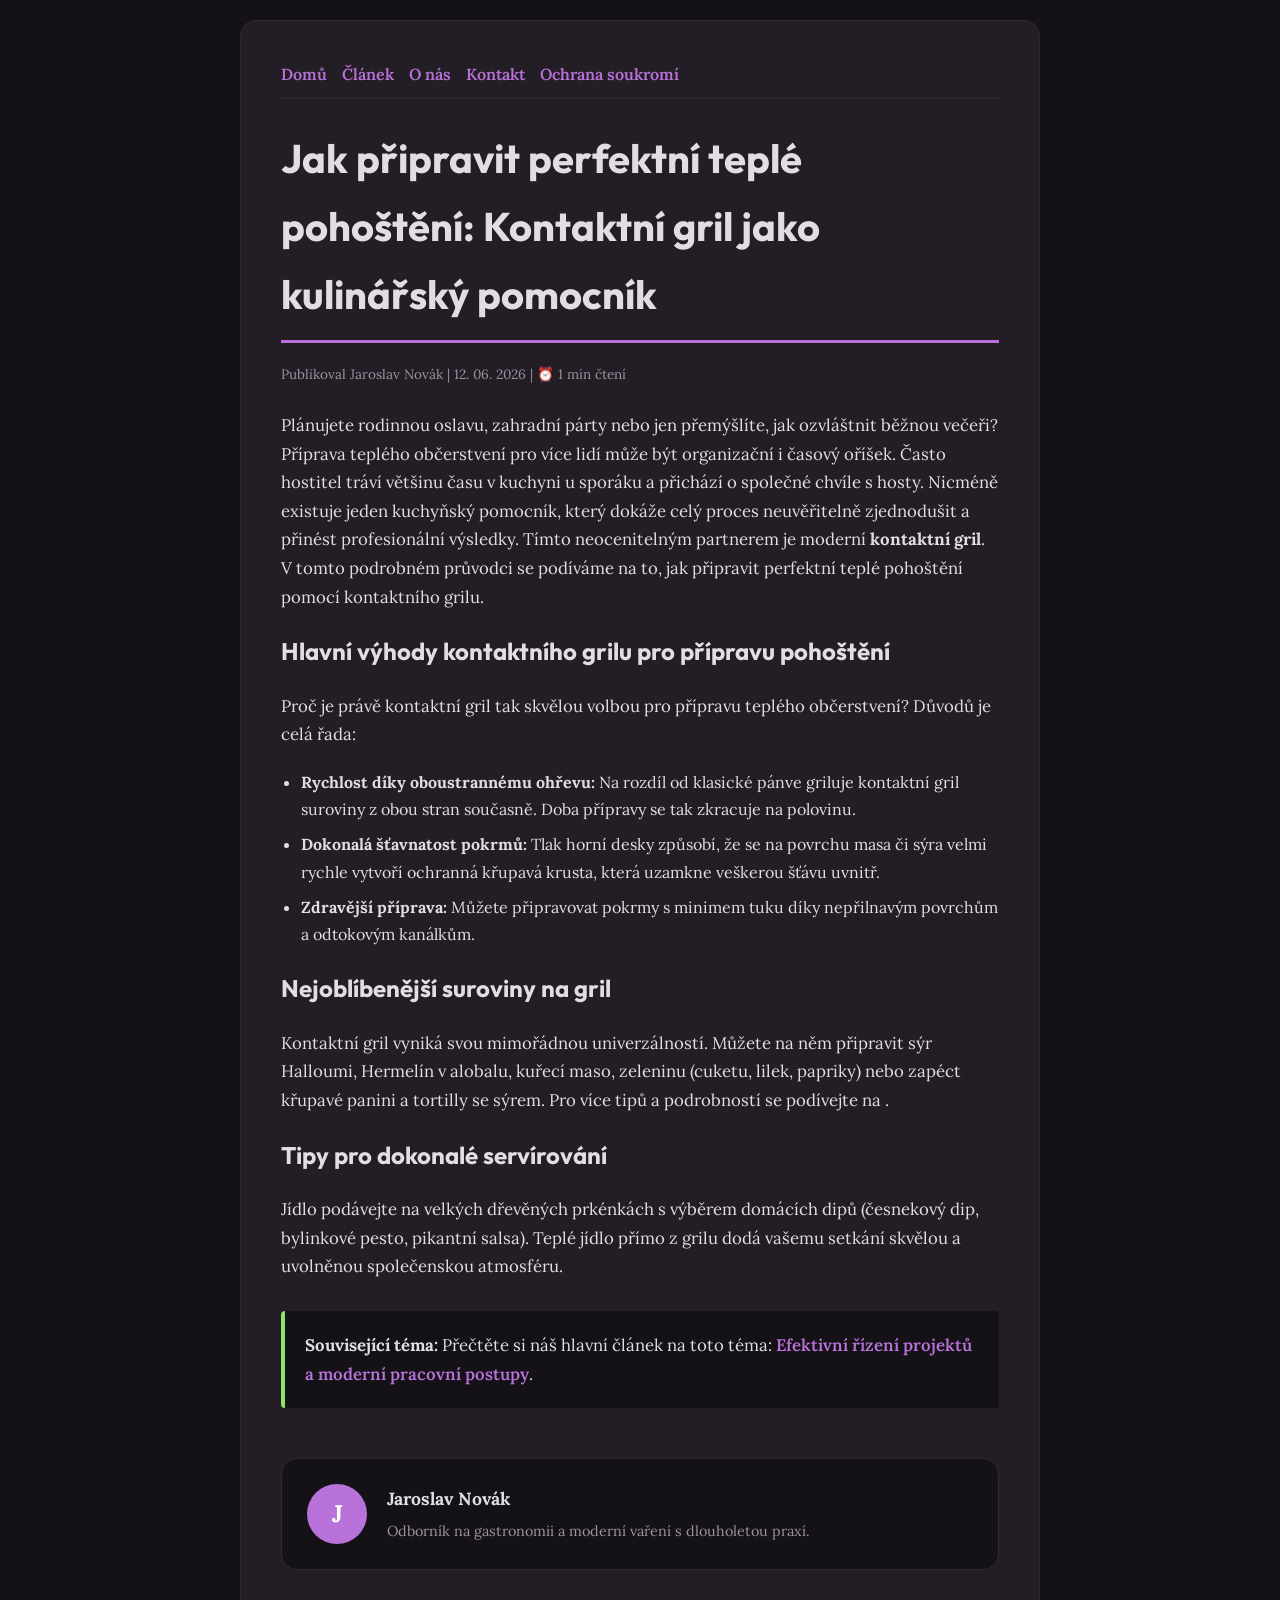
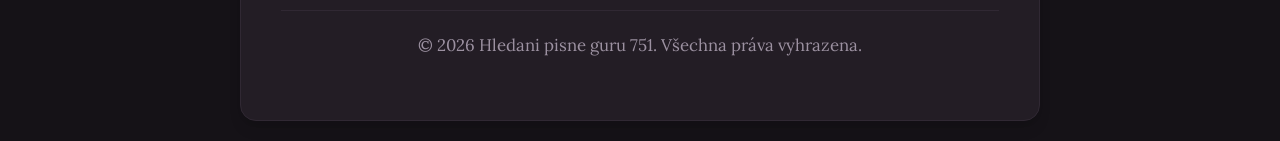
<file: jak-pripravit-perfektni-teple-pohosteni-kontaktni-gril-jako-kulinarsky-pomocnik.html>
<!DOCTYPE html>
<html lang="cs">
<head>
    <meta charset="UTF-8">
    <meta name="viewport" content="width=device-width, initial-scale=1.0">
    <title>Jak připravit perfektní teplé pohoštění: Kontaktní gril jako kulinářský pomocník - Hledani pisne guru 751</title>
    <meta name="description" content="Jak připravit perfektní teplé pohoštění: Kontaktní gril jako kulinářský pomocník">
    <meta name="geo.region" content="CZ" />
    <meta name="geo.placename" content="Plzeň" />
    <meta name="geo.position" content="49.7384;13.3736" />
    <meta name="ICBM" content="49.7384, 13.3736" />
    <link rel="stylesheet" href="style.css">
</head>
<body>
    
            <div class="container" style="max-width: 800px;">
                <nav style="display: flex; gap: 15px; margin-bottom: 25px; border-bottom: 1px solid var(--border-color); padding-bottom: 10px; overflow-x: auto; flex-wrap: wrap;">
            <a href="index.html">Domů</a>
            <a href="efektivni-rizeni-projektu-a-moderni-pracovni-postupy.html">Článek</a>
            <a href="about.html">O nás</a>
            <a href="contact.html">Kontakt</a>
            <a href="privacy.html">Ochrana soukromí</a>
        </nav>
                <h1>Jak připravit perfektní teplé pohoštění: Kontaktní gril jako kulinářský pomocník</h1>
                <div style="font-size:0.85rem; color: var(--muted-text); margin-bottom: 25px;">
                    Publikoval Jaroslav Novák | 12. 06. 2026 | ⏰ 1 min čtení
                </div>
                <article style="margin-top: 20px;">
                    <p>Plánujete rodinnou oslavu, zahradní párty nebo jen přemýšlíte, jak ozvláštnit běžnou večeři? Příprava teplého občerstvení pro více lidí může být organizační i časový oříšek. Často hostitel tráví většinu času v kuchyni u sporáku a přichází o společné chvíle s hosty. Nicméně existuje jeden kuchyňský pomocník, který dokáže celý proces neuvěřitelně zjednodušit a přinést profesionální výsledky. Tímto neocenitelným partnerem je moderní <strong>kontaktní gril</strong>. V tomto podrobném průvodci se podíváme na to, jak připravit perfektní teplé pohoštění pomocí kontaktního grilu.</p>
<h2>Hlavní výhody kontaktního grilu pro přípravu pohoštění</h2>
<p>Proč je právě kontaktní gril tak skvělou volbou pro přípravu teplého občerstvení? Důvodů je celá řada:</p>
<ul>
    <li><strong>Rychlost díky oboustrannému ohřevu:</strong> Na rozdíl od klasické pánve griluje kontaktní gril suroviny z obou stran současně. Doba přípravy se tak zkracuje na polovinu.</li>
    <li><strong>Dokonalá šťavnatost pokrmů:</strong> Tlak horní desky způsobí, že se na povrchu masa či sýra velmi rychle vytvoří ochranná křupavá krusta, která uzamkne veškerou šťávu uvnitř.</li>
    <li><strong>Zdravější příprava:</strong> Můžete připravovat pokrmy s minimem tuku díky nepřilnavým povrchům a odtokovým kanálkům.</li>
</ul>
<h2>Nejoblíbenější suroviny na gril</h2>
<p>Kontaktní gril vyniká svou mimořádnou univerzálností. Můžete na něm připravit sýr Halloumi, Hermelín v alobalu, kuřecí maso, zeleninu (cuketu, lilek, papriky) nebo zapéct křupavé panini a tortilly se sýrem. Pro více tipů a podrobností se podívejte na .</p>
<h2>Tipy pro dokonalé servírování</h2>
<p>Jídlo podávejte na velkých dřevěných prkénkách s výběrem domácích dipů (česnekový dip, bylinkové pesto, pikantní salsa). Teplé jídlo přímo z grilu dodá vašemu setkání skvělou a uvolněnou společenskou atmosféru.</p>
                    <div class="link-resource" style="margin-top: 30px; padding: 20px; border-left: 4px solid var(--accent-color); background: var(--bg-color); border-radius: 4px;"><p style="margin: 0;"><strong>Související téma:</strong> Přečtěte si náš hlavní článek na toto téma: <a href="efektivni-rizeni-projektu-a-moderni-pracovni-postupy.html">Efektivní řízení projektů a moderní pracovní postupy</a>.</p></div>
                </article>
                
            <div class="author-box" style="margin-top: 50px; padding: 25px; background: var(--bg-color); border: 1px solid var(--border-color); border-radius: var(--border-radius); display: flex; gap: 20px; align-items: center;">
                <div style="width: 60px; height: 60px; border-radius: 50%; background: var(--primary-color); display: flex; align-items: center; justify-content: center; color: white; font-weight: bold; font-size: 1.5rem;">J</div>
                <div>
                    <h4 style="margin-bottom: 5px; font-weight: bold; font-size: 1.1rem;">Jaroslav Novák</h4>
                    <p style="margin: 0; font-size: 0.9rem; color: var(--muted-text);">Odborník na gastronomii a moderní vaření s dlouholetou praxí.</p>
                </div>
            </div>
            
                <footer>
                    <p>&copy; 2026 Hledani pisne guru 751. Všechna práva vyhrazena.</p>
                </footer>
            </div>
            
</body>
</html>
</file>
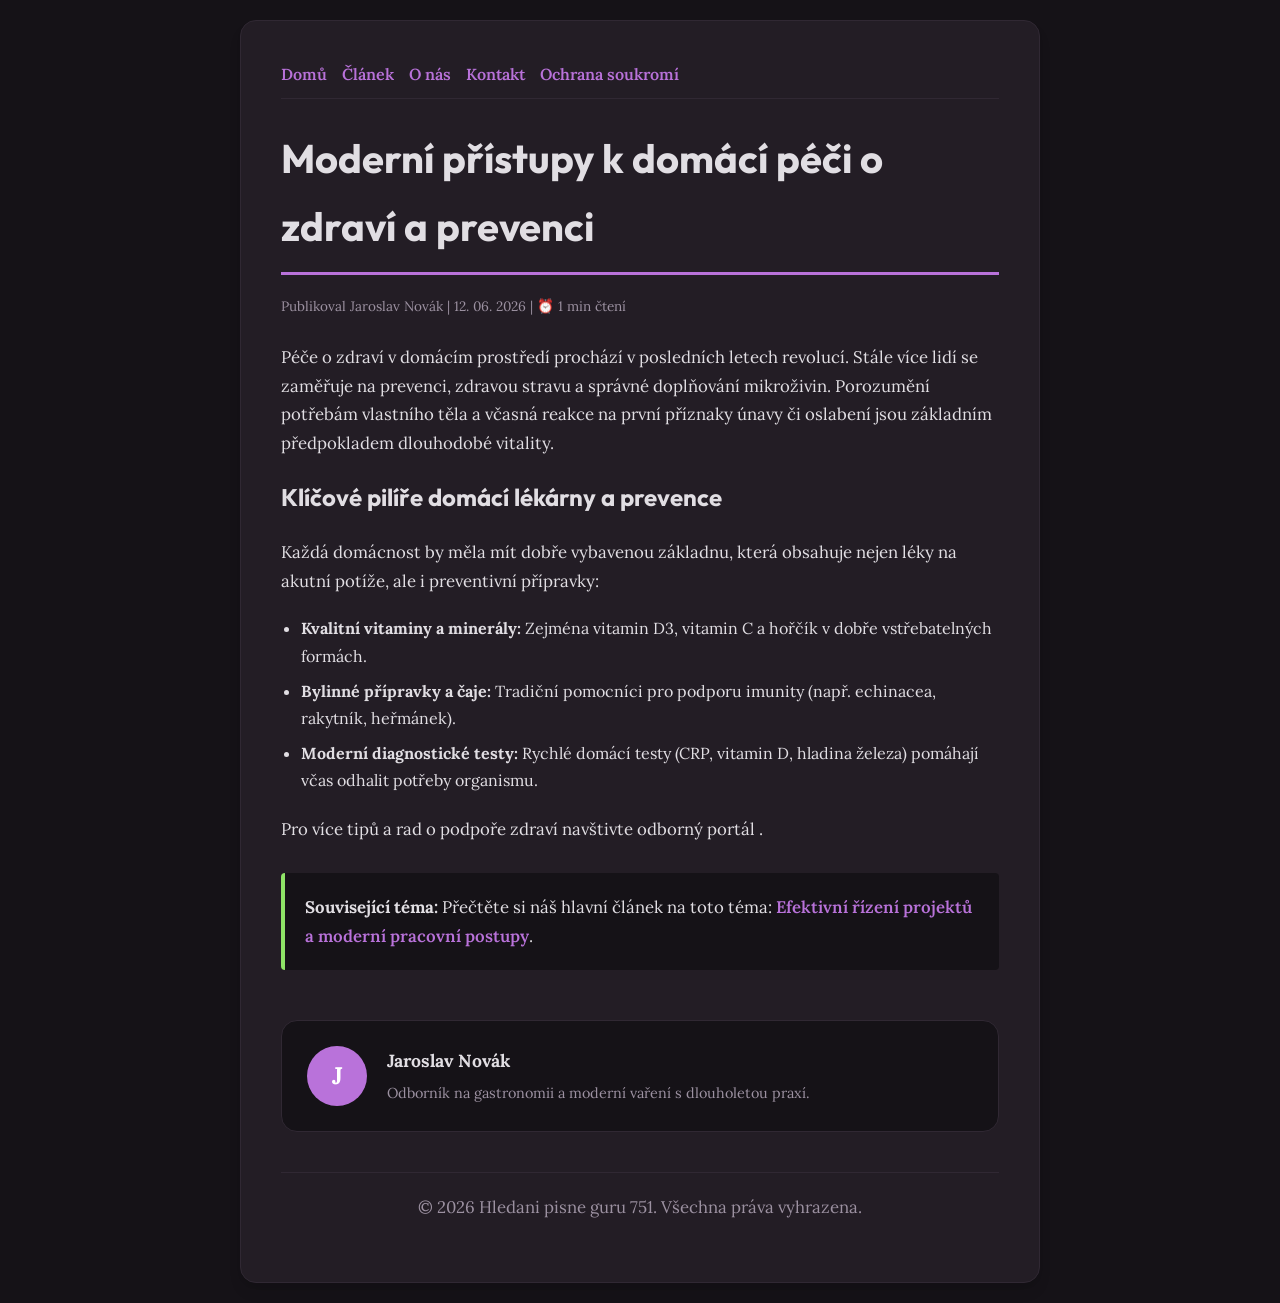
<file: moderni-pristupy-k-domaci-peci-o-zdravi-a-prevenci.html>
<!DOCTYPE html>
<html lang="cs">
<head>
    <meta charset="UTF-8">
    <meta name="viewport" content="width=device-width, initial-scale=1.0">
    <title>Moderní přístupy k domácí péči o zdraví a prevenci - Hledani pisne guru 751</title>
    <meta name="description" content="Moderní přístupy k domácí péči o zdraví a prevenci">
    <meta name="geo.region" content="CZ" />
    <meta name="geo.placename" content="Plzeň" />
    <meta name="geo.position" content="49.7384;13.3736" />
    <meta name="ICBM" content="49.7384, 13.3736" />
    <link rel="stylesheet" href="style.css">
</head>
<body>
    
            <div class="container" style="max-width: 800px;">
                <nav style="display: flex; gap: 15px; margin-bottom: 25px; border-bottom: 1px solid var(--border-color); padding-bottom: 10px; overflow-x: auto; flex-wrap: wrap;">
            <a href="index.html">Domů</a>
            <a href="efektivni-rizeni-projektu-a-moderni-pracovni-postupy.html">Článek</a>
            <a href="about.html">O nás</a>
            <a href="contact.html">Kontakt</a>
            <a href="privacy.html">Ochrana soukromí</a>
        </nav>
                <h1>Moderní přístupy k domácí péči o zdraví a prevenci</h1>
                <div style="font-size:0.85rem; color: var(--muted-text); margin-bottom: 25px;">
                    Publikoval Jaroslav Novák | 12. 06. 2026 | ⏰ 1 min čtení
                </div>
                <article style="margin-top: 20px;">
                    <p>Péče o zdraví v domácím prostředí prochází v posledních letech revolucí. Stále více lidí se zaměřuje na prevenci, zdravou stravu a správné doplňování mikroživin. Porozumění potřebám vlastního těla a včasná reakce na první příznaky únavy či oslabení jsou základním předpokladem dlouhodobé vitality.</p>
<h2>Klíčové pilíře domácí lékárny a prevence</h2>
<p>Každá domácnost by měla mít dobře vybavenou základnu, která obsahuje nejen léky na akutní potíže, ale i preventivní přípravky:</p>
<ul>
    <li><strong>Kvalitní vitaminy a minerály:</strong> Zejména vitamin D3, vitamin C a hořčík v dobře vstřebatelných formách.</li>
    <li><strong>Bylinné přípravky a čaje:</strong> Tradiční pomocníci pro podporu imunity (např. echinacea, rakytník, heřmánek).</li>
    <li><strong>Moderní diagnostické testy:</strong> Rychlé domácí testy (CRP, vitamin D, hladina železa) pomáhají včas odhalit potřeby organismu.</li>
</ul>
<p>Pro více tipů a rad o podpoře zdraví navštivte odborný portál .</p>
                    <div class="link-resource" style="margin-top: 30px; padding: 20px; border-left: 4px solid var(--accent-color); background: var(--bg-color); border-radius: 4px;"><p style="margin: 0;"><strong>Související téma:</strong> Přečtěte si náš hlavní článek na toto téma: <a href="efektivni-rizeni-projektu-a-moderni-pracovni-postupy.html">Efektivní řízení projektů a moderní pracovní postupy</a>.</p></div>
                </article>
                
            <div class="author-box" style="margin-top: 50px; padding: 25px; background: var(--bg-color); border: 1px solid var(--border-color); border-radius: var(--border-radius); display: flex; gap: 20px; align-items: center;">
                <div style="width: 60px; height: 60px; border-radius: 50%; background: var(--primary-color); display: flex; align-items: center; justify-content: center; color: white; font-weight: bold; font-size: 1.5rem;">J</div>
                <div>
                    <h4 style="margin-bottom: 5px; font-weight: bold; font-size: 1.1rem;">Jaroslav Novák</h4>
                    <p style="margin: 0; font-size: 0.9rem; color: var(--muted-text);">Odborník na gastronomii a moderní vaření s dlouholetou praxí.</p>
                </div>
            </div>
            
                <footer>
                    <p>&copy; 2026 Hledani pisne guru 751. Všechna práva vyhrazena.</p>
                </footer>
            </div>
            
</body>
</html>
</file>
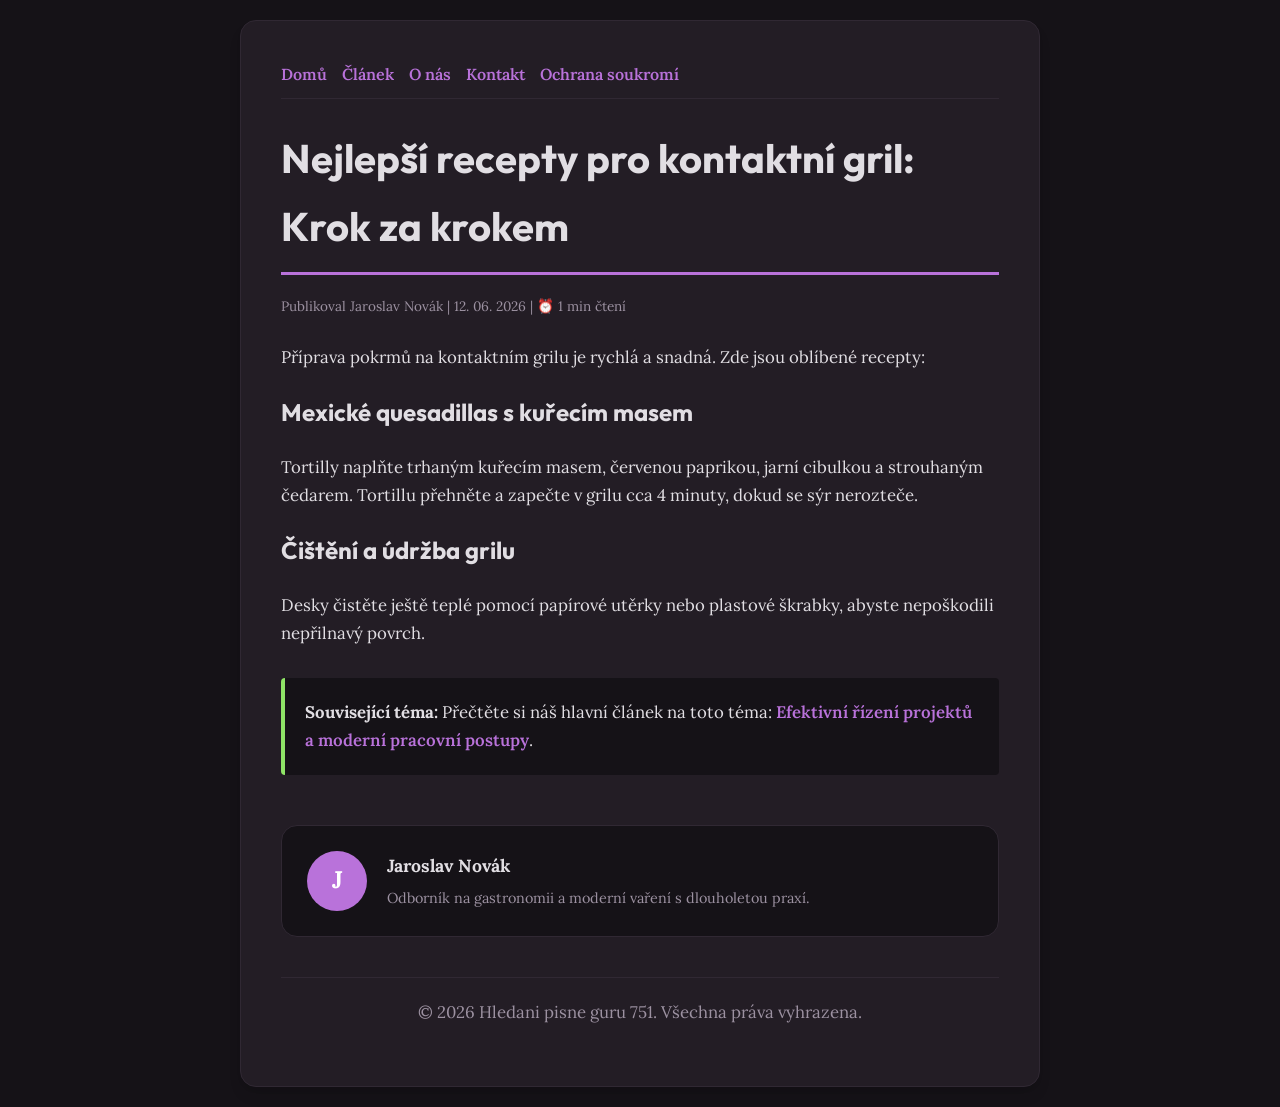
<file: nejlepsi-recepty-pro-kontaktni-gril-krok-za-krokem.html>
<!DOCTYPE html>
<html lang="cs">
<head>
    <meta charset="UTF-8">
    <meta name="viewport" content="width=device-width, initial-scale=1.0">
    <title>Nejlepší recepty pro kontaktní gril: Krok za krokem - Hledani pisne guru 751</title>
    <meta name="description" content="Nejlepší recepty pro kontaktní gril: Krok za krokem">
    <meta name="geo.region" content="CZ" />
    <meta name="geo.placename" content="Plzeň" />
    <meta name="geo.position" content="49.7384;13.3736" />
    <meta name="ICBM" content="49.7384, 13.3736" />
    <link rel="stylesheet" href="style.css">
</head>
<body>
    
            <div class="container" style="max-width: 800px;">
                <nav style="display: flex; gap: 15px; margin-bottom: 25px; border-bottom: 1px solid var(--border-color); padding-bottom: 10px; overflow-x: auto; flex-wrap: wrap;">
            <a href="index.html">Domů</a>
            <a href="efektivni-rizeni-projektu-a-moderni-pracovni-postupy.html">Článek</a>
            <a href="about.html">O nás</a>
            <a href="contact.html">Kontakt</a>
            <a href="privacy.html">Ochrana soukromí</a>
        </nav>
                <h1>Nejlepší recepty pro kontaktní gril: Krok za krokem</h1>
                <div style="font-size:0.85rem; color: var(--muted-text); margin-bottom: 25px;">
                    Publikoval Jaroslav Novák | 12. 06. 2026 | ⏰ 1 min čtení
                </div>
                <article style="margin-top: 20px;">
                    <p>Příprava pokrmů na kontaktním grilu je rychlá a snadná. Zde jsou oblíbené recepty:</p>
<h2>Mexické quesadillas s kuřecím masem</h2>
<p>Tortilly naplňte trhaným kuřecím masem, červenou paprikou, jarní cibulkou a strouhaným čedarem. Tortillu přehněte a zapečte v grilu cca 4 minuty, dokud se sýr nerozteče.</p>
<h2>Čištění a údržba grilu</h2>
<p>Desky čistěte ještě teplé pomocí papírové utěrky nebo plastové škrabky, abyste nepoškodili nepřilnavý povrch.</p>
                    <div class="link-resource" style="margin-top: 30px; padding: 20px; border-left: 4px solid var(--accent-color); background: var(--bg-color); border-radius: 4px;"><p style="margin: 0;"><strong>Související téma:</strong> Přečtěte si náš hlavní článek na toto téma: <a href="efektivni-rizeni-projektu-a-moderni-pracovni-postupy.html">Efektivní řízení projektů a moderní pracovní postupy</a>.</p></div>
                </article>
                
            <div class="author-box" style="margin-top: 50px; padding: 25px; background: var(--bg-color); border: 1px solid var(--border-color); border-radius: var(--border-radius); display: flex; gap: 20px; align-items: center;">
                <div style="width: 60px; height: 60px; border-radius: 50%; background: var(--primary-color); display: flex; align-items: center; justify-content: center; color: white; font-weight: bold; font-size: 1.5rem;">J</div>
                <div>
                    <h4 style="margin-bottom: 5px; font-weight: bold; font-size: 1.1rem;">Jaroslav Novák</h4>
                    <p style="margin: 0; font-size: 0.9rem; color: var(--muted-text);">Odborník na gastronomii a moderní vaření s dlouholetou praxí.</p>
                </div>
            </div>
            
                <footer>
                    <p>&copy; 2026 Hledani pisne guru 751. Všechna práva vyhrazena.</p>
                </footer>
            </div>
            
</body>
</html>
</file>
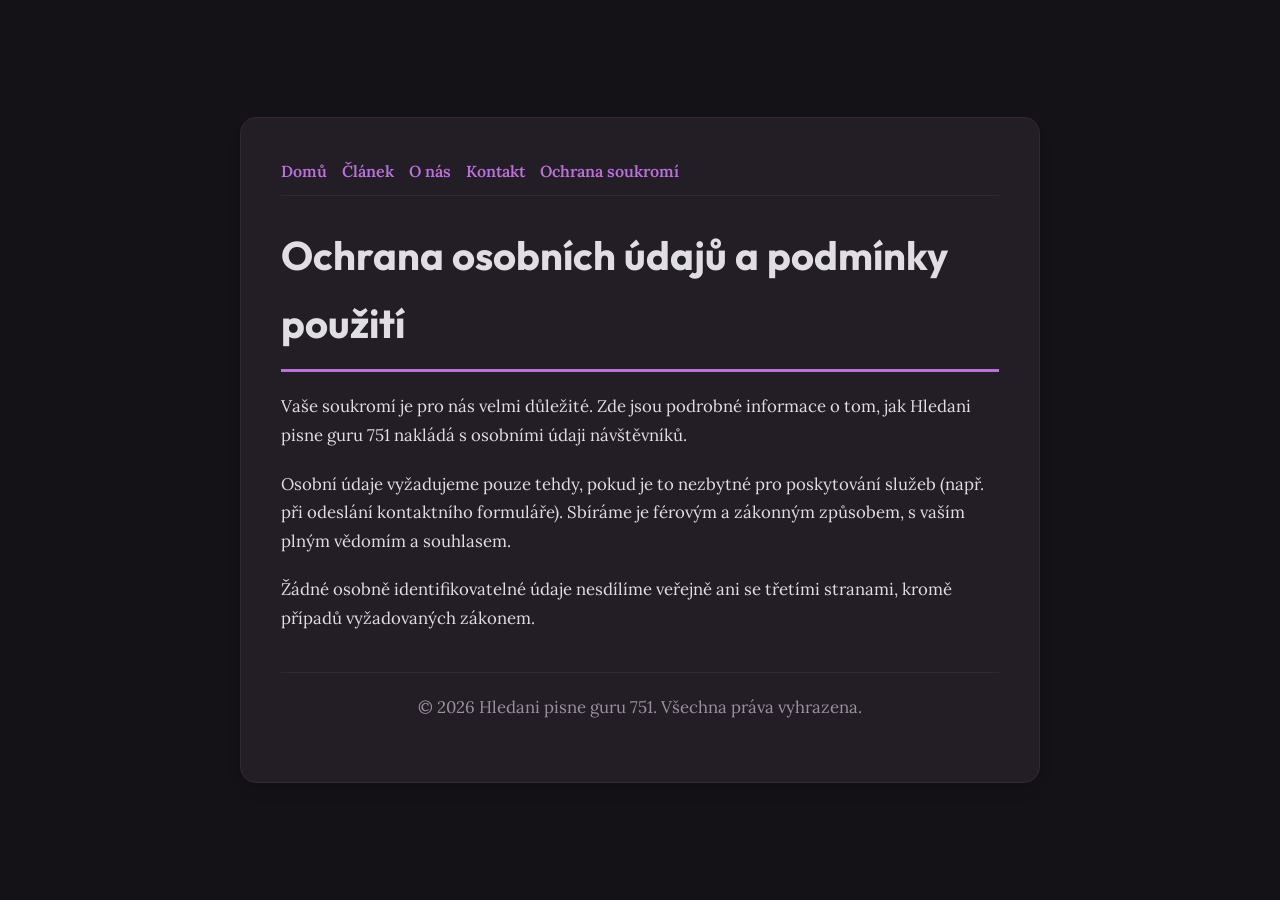
<file: privacy.html>
<!DOCTYPE html>
<html lang="cs">
<head>
    <meta charset="UTF-8">
    <meta name="viewport" content="width=device-width, initial-scale=1.0">
    <title>Ochrana osobních údajů a podmínky použití - Hledani pisne guru 751</title>
    <meta name="description" content="Vaše soukromí je pro nás velmi důležité. Zde jsou podrobné informace o tom, jak Hledani pisne guru 751 nakládá s osobními údaji návštěvníků.">
    <meta name="geo.region" content="CZ" />
    <meta name="geo.placename" content="Plzeň" />
    <meta name="geo.position" content="49.7384;13.3736" />
    <meta name="ICBM" content="49.7384, 13.3736" />
    <link rel="stylesheet" href="style.css">
</head>
<body>
    
        <div class="container" style="max-width: 800px;">
            <nav style="display: flex; gap: 15px; margin-bottom: 25px; border-bottom: 1px solid var(--border-color); padding-bottom: 10px; overflow-x: auto; flex-wrap: wrap;">
            <a href="index.html">Domů</a>
            <a href="efektivni-rizeni-projektu-a-moderni-pracovni-postupy.html">Článek</a>
            <a href="about.html">O nás</a>
            <a href="contact.html">Kontakt</a>
            <a href="privacy.html">Ochrana soukromí</a>
        </nav>
            <h1>Ochrana osobních údajů a podmínky použití</h1>
            <p>Vaše soukromí je pro nás velmi důležité. Zde jsou podrobné informace o tom, jak Hledani pisne guru 751 nakládá s osobními údaji návštěvníků.</p>
            <p>Osobní údaje vyžadujeme pouze tehdy, pokud je to nezbytné pro poskytování služeb (např. při odeslání kontaktního formuláře). Sbíráme je férovým a zákonným způsobem, s vaším plným vědomím a souhlasem.</p>
            <p>Žádné osobně identifikovatelné údaje nesdílíme veřejně ani se třetími stranami, kromě případů vyžadovaných zákonem.</p>
            <footer>
                <p>&copy; 2026 Hledani pisne guru 751. Všechna práva vyhrazena.</p>
            </footer>
        </div>
        
</body>
</html>
</file>
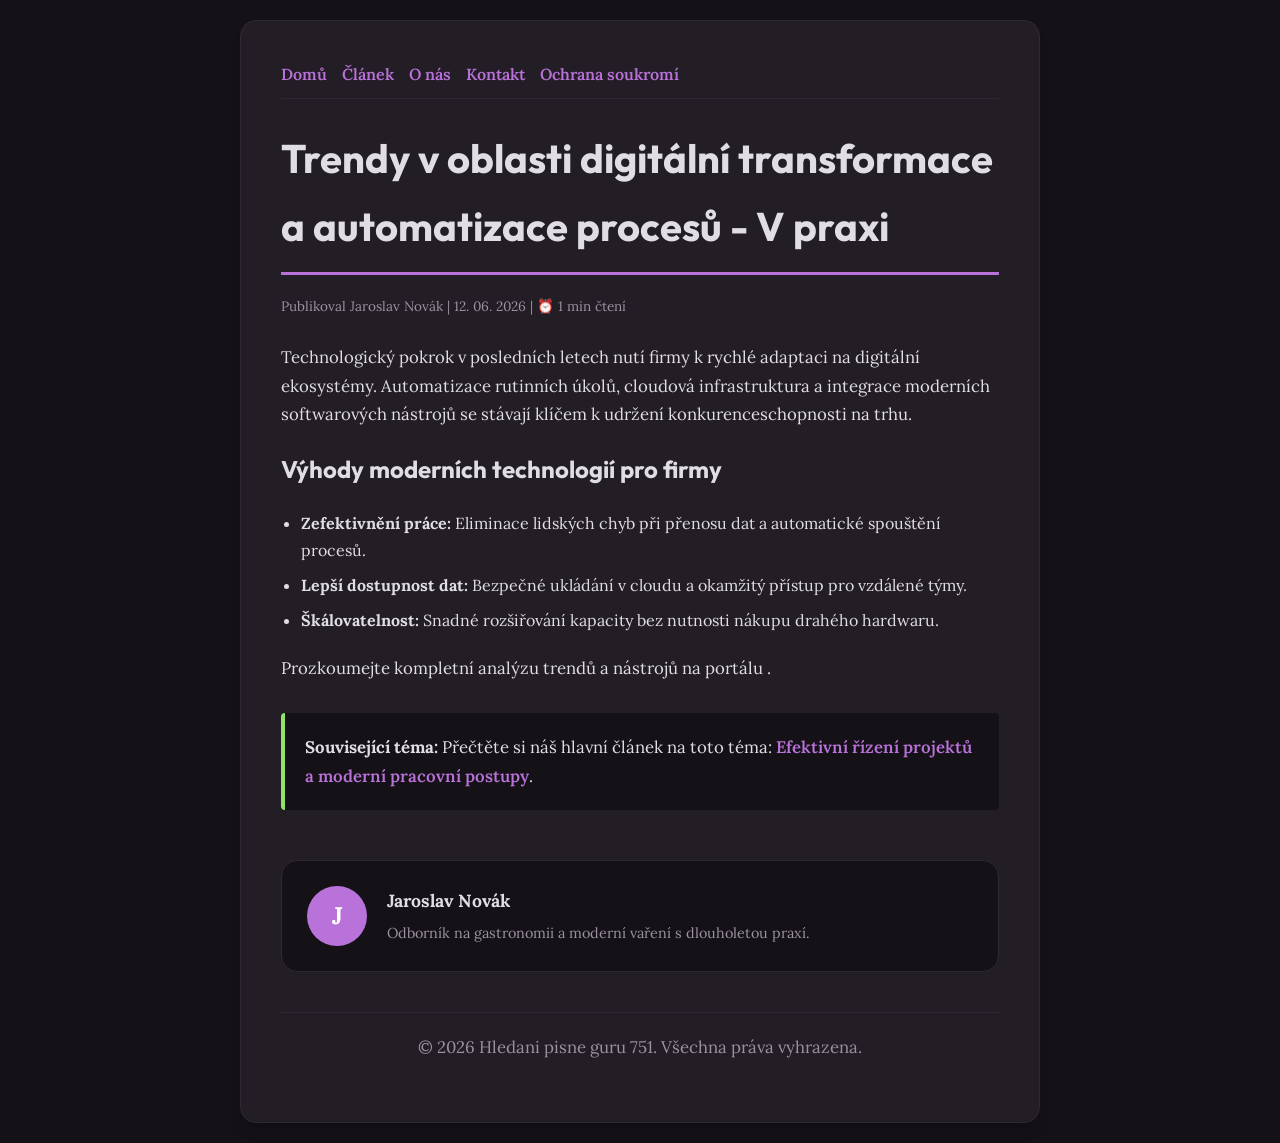
<file: trendy-v-oblasti-digitalni-transformace-a-automatizace-procesu-v-praxi.html>
<!DOCTYPE html>
<html lang="cs">
<head>
    <meta charset="UTF-8">
    <meta name="viewport" content="width=device-width, initial-scale=1.0">
    <title>Trendy v oblasti digitální transformace a automatizace procesů - V praxi - Hledani pisne guru 751</title>
    <meta name="description" content="Trendy v oblasti digitální transformace a automatizace procesů - V praxi">
    <meta name="geo.region" content="CZ" />
    <meta name="geo.placename" content="Plzeň" />
    <meta name="geo.position" content="49.7384;13.3736" />
    <meta name="ICBM" content="49.7384, 13.3736" />
    <link rel="stylesheet" href="style.css">
</head>
<body>
    
            <div class="container" style="max-width: 800px;">
                <nav style="display: flex; gap: 15px; margin-bottom: 25px; border-bottom: 1px solid var(--border-color); padding-bottom: 10px; overflow-x: auto; flex-wrap: wrap;">
            <a href="index.html">Domů</a>
            <a href="efektivni-rizeni-projektu-a-moderni-pracovni-postupy.html">Článek</a>
            <a href="about.html">O nás</a>
            <a href="contact.html">Kontakt</a>
            <a href="privacy.html">Ochrana soukromí</a>
        </nav>
                <h1>Trendy v oblasti digitální transformace a automatizace procesů - V praxi</h1>
                <div style="font-size:0.85rem; color: var(--muted-text); margin-bottom: 25px;">
                    Publikoval Jaroslav Novák | 12. 06. 2026 | ⏰ 1 min čtení
                </div>
                <article style="margin-top: 20px;">
                    <p>Technologický pokrok v posledních letech nutí firmy k rychlé adaptaci na digitální ekosystémy. Automatizace rutinních úkolů, cloudová infrastruktura a integrace moderních softwarových nástrojů se stávají klíčem k udržení konkurenceschopnosti na trhu.</p>
<h2>Výhody moderních technologií pro firmy</h2>
<ul>
    <li><strong>Zefektivnění práce:</strong> Eliminace lidských chyb při přenosu dat a automatické spouštění procesů.</li>
    <li><strong>Lepší dostupnost dat:</strong> Bezpečné ukládání v cloudu a okamžitý přístup pro vzdálené týmy.</li>
    <li><strong>Škálovatelnost:</strong> Snadné rozšiřování kapacity bez nutnosti nákupu drahého hardwaru.</li>
</ul>
<p>Prozkoumejte kompletní analýzu trendů a nástrojů na portálu .</p>
                    <div class="link-resource" style="margin-top: 30px; padding: 20px; border-left: 4px solid var(--accent-color); background: var(--bg-color); border-radius: 4px;"><p style="margin: 0;"><strong>Související téma:</strong> Přečtěte si náš hlavní článek na toto téma: <a href="efektivni-rizeni-projektu-a-moderni-pracovni-postupy.html">Efektivní řízení projektů a moderní pracovní postupy</a>.</p></div>
                </article>
                
            <div class="author-box" style="margin-top: 50px; padding: 25px; background: var(--bg-color); border: 1px solid var(--border-color); border-radius: var(--border-radius); display: flex; gap: 20px; align-items: center;">
                <div style="width: 60px; height: 60px; border-radius: 50%; background: var(--primary-color); display: flex; align-items: center; justify-content: center; color: white; font-weight: bold; font-size: 1.5rem;">J</div>
                <div>
                    <h4 style="margin-bottom: 5px; font-weight: bold; font-size: 1.1rem;">Jaroslav Novák</h4>
                    <p style="margin: 0; font-size: 0.9rem; color: var(--muted-text);">Odborník na gastronomii a moderní vaření s dlouholetou praxí.</p>
                </div>
            </div>
            
                <footer>
                    <p>&copy; 2026 Hledani pisne guru 751. Všechna práva vyhrazena.</p>
                </footer>
            </div>
            
</body>
</html>
</file>
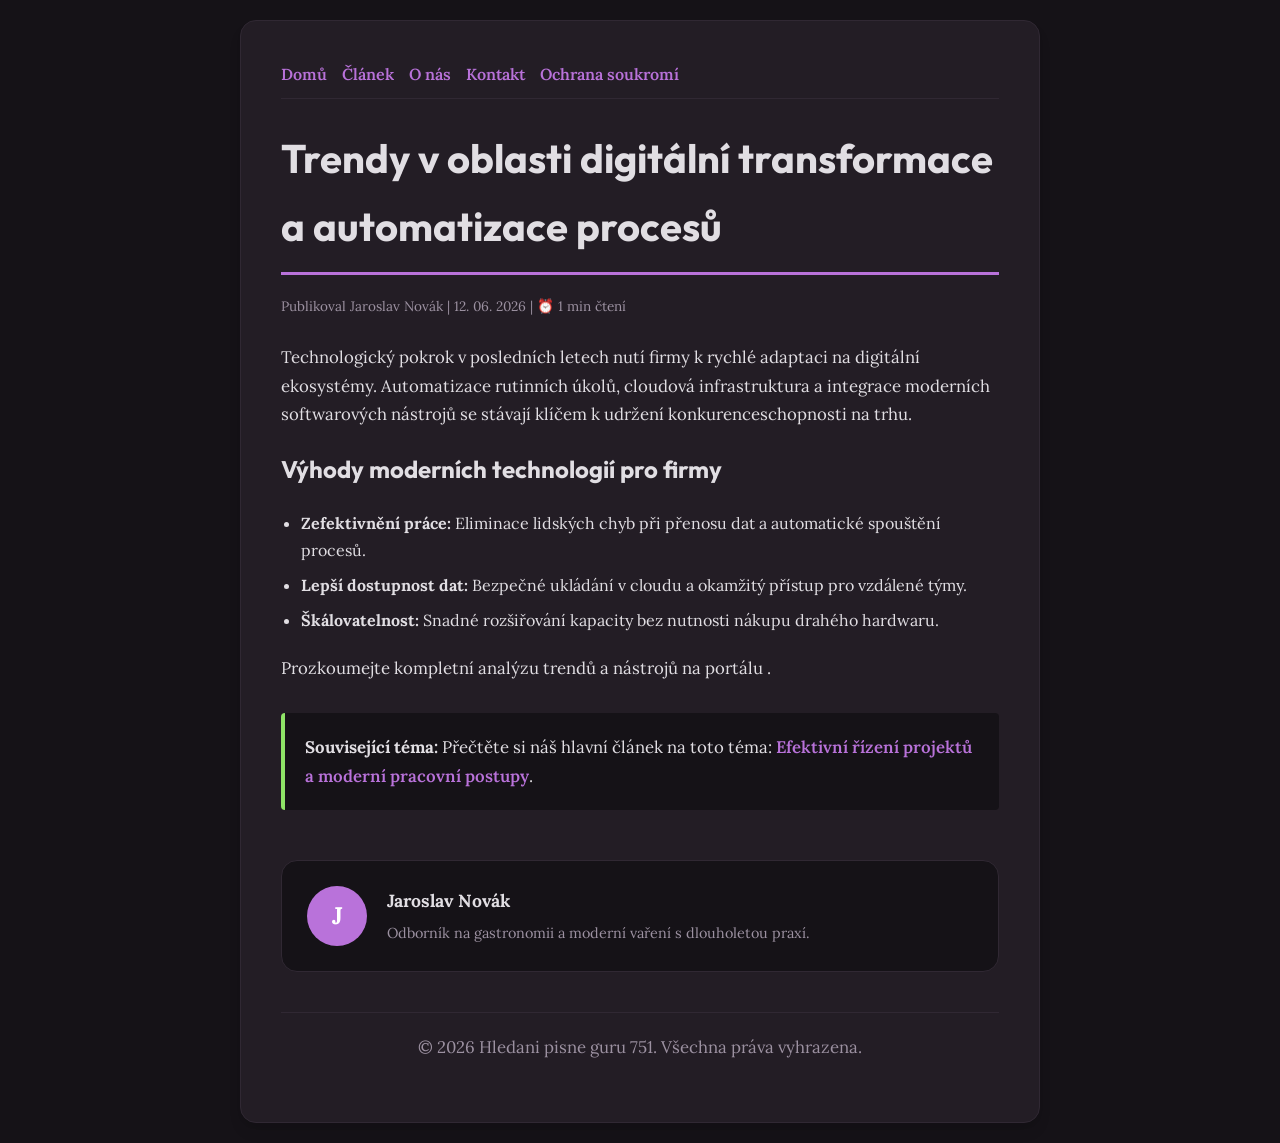
<file: trendy-v-oblasti-digitalni-transformace-a-automatizace-procesu.html>
<!DOCTYPE html>
<html lang="cs">
<head>
    <meta charset="UTF-8">
    <meta name="viewport" content="width=device-width, initial-scale=1.0">
    <title>Trendy v oblasti digitální transformace a automatizace procesů - Hledani pisne guru 751</title>
    <meta name="description" content="Trendy v oblasti digitální transformace a automatizace procesů">
    <meta name="geo.region" content="CZ" />
    <meta name="geo.placename" content="Plzeň" />
    <meta name="geo.position" content="49.7384;13.3736" />
    <meta name="ICBM" content="49.7384, 13.3736" />
    <link rel="stylesheet" href="style.css">
</head>
<body>
    
            <div class="container" style="max-width: 800px;">
                <nav style="display: flex; gap: 15px; margin-bottom: 25px; border-bottom: 1px solid var(--border-color); padding-bottom: 10px; overflow-x: auto; flex-wrap: wrap;">
            <a href="index.html">Domů</a>
            <a href="efektivni-rizeni-projektu-a-moderni-pracovni-postupy.html">Článek</a>
            <a href="about.html">O nás</a>
            <a href="contact.html">Kontakt</a>
            <a href="privacy.html">Ochrana soukromí</a>
        </nav>
                <h1>Trendy v oblasti digitální transformace a automatizace procesů</h1>
                <div style="font-size:0.85rem; color: var(--muted-text); margin-bottom: 25px;">
                    Publikoval Jaroslav Novák | 12. 06. 2026 | ⏰ 1 min čtení
                </div>
                <article style="margin-top: 20px;">
                    <p>Technologický pokrok v posledních letech nutí firmy k rychlé adaptaci na digitální ekosystémy. Automatizace rutinních úkolů, cloudová infrastruktura a integrace moderních softwarových nástrojů se stávají klíčem k udržení konkurenceschopnosti na trhu.</p>
<h2>Výhody moderních technologií pro firmy</h2>
<ul>
    <li><strong>Zefektivnění práce:</strong> Eliminace lidských chyb při přenosu dat a automatické spouštění procesů.</li>
    <li><strong>Lepší dostupnost dat:</strong> Bezpečné ukládání v cloudu a okamžitý přístup pro vzdálené týmy.</li>
    <li><strong>Škálovatelnost:</strong> Snadné rozšiřování kapacity bez nutnosti nákupu drahého hardwaru.</li>
</ul>
<p>Prozkoumejte kompletní analýzu trendů a nástrojů na portálu .</p>
                    <div class="link-resource" style="margin-top: 30px; padding: 20px; border-left: 4px solid var(--accent-color); background: var(--bg-color); border-radius: 4px;"><p style="margin: 0;"><strong>Související téma:</strong> Přečtěte si náš hlavní článek na toto téma: <a href="efektivni-rizeni-projektu-a-moderni-pracovni-postupy.html">Efektivní řízení projektů a moderní pracovní postupy</a>.</p></div>
                </article>
                
            <div class="author-box" style="margin-top: 50px; padding: 25px; background: var(--bg-color); border: 1px solid var(--border-color); border-radius: var(--border-radius); display: flex; gap: 20px; align-items: center;">
                <div style="width: 60px; height: 60px; border-radius: 50%; background: var(--primary-color); display: flex; align-items: center; justify-content: center; color: white; font-weight: bold; font-size: 1.5rem;">J</div>
                <div>
                    <h4 style="margin-bottom: 5px; font-weight: bold; font-size: 1.1rem;">Jaroslav Novák</h4>
                    <p style="margin: 0; font-size: 0.9rem; color: var(--muted-text);">Odborník na gastronomii a moderní vaření s dlouholetou praxí.</p>
                </div>
            </div>
            
                <footer>
                    <p>&copy; 2026 Hledani pisne guru 751. Všechna práva vyhrazena.</p>
                </footer>
            </div>
            
</body>
</html>
</file>
<file: style.css>
@import url('https://fonts.googleapis.com/css2?family=Outfit:wght@700&family=Lora:wght@400;600&display=swap');

:root {
    --bg-color: hsl(281, 12%, 8%);
    --card-bg: hsl(281, 12%, 13%);
    --text-color: hsl(281, 8%, 88%);
    --muted-text: hsl(281, 8%, 60%);
    --primary-color: hsl(281, 58%, 65%);
    --accent-color: hsl(101, 70%, 65%);
    --border-color: hsl(281, 12%, 18%);
    --border-radius: 16px;
    --shadow: 0 10px 15px -3px rgba(0, 0, 0, 0.1), 0 4px 6px -2px rgba(0, 0, 0, 0.05);
    --font-headline: 'Outfit', sans-serif;
    --font-body: 'Lora', sans-serif;
}

* {
    box-sizing: border-box;
    margin: 0;
    padding: 0;
}

body {
    background-color: var(--bg-color);
    color: var(--text-color);
    font-family: var(--font-body);
    line-height: 1.7;
    padding: 20px;
    display: flex;
    justify-content: center;
    min-height: 100vh;
}

a {
    color: var(--primary-color);
    text-decoration: none;
    font-weight: 600;
    transition: color 0.2s ease;
}

a:hover {
    color: var(--accent-color);
    text-decoration: underline;
}

.container {
    width: 100%;
    max-width: 900px;
    background: var(--card-bg);
    border: 1px solid var(--border-color);
    border-radius: var(--border-radius);
    padding: 40px;
    box-shadow: var(--shadow);
    margin: auto;
}

h1, h2, h3 {
    font-family: var(--font-headline);
    margin-bottom: 20px;
    color: var(--text-color);
}

h1 {
    font-size: 2.5rem;
    border-bottom: 3px solid var(--primary-color);
    padding-bottom: 12px;
}

p {
    margin-bottom: 20px;
    font-size: 1.05rem;
}

ul {
    margin-bottom: 20px;
    padding-left: 20px;
}

li {
    margin-bottom: 8px;
}

form {
    display: flex;
    flex-direction: column;
    gap: 15px;
    margin-top: 25px;
}

input, textarea, button {
    padding: 12px;
    border: 1px solid var(--border-color);
    border-radius: var(--border-radius);
    font-family: var(--font-body);
    font-size: 1rem;
    background: var(--bg-color);
    color: var(--text-color);
}

button {
    background: var(--primary-color);
    color: white;
    font-weight: 600;
    border: none;
    cursor: pointer;
    transition: background 0.2s ease;
}

button:hover {
    background: var(--accent-color);
}

footer {
    margin-top: 40px;
    border-top: 1px solid var(--border-color);
    padding-top: 20px;
    font-size: 0.9rem;
    color: var(--muted-text);
    text-align: center;
}
</file>
